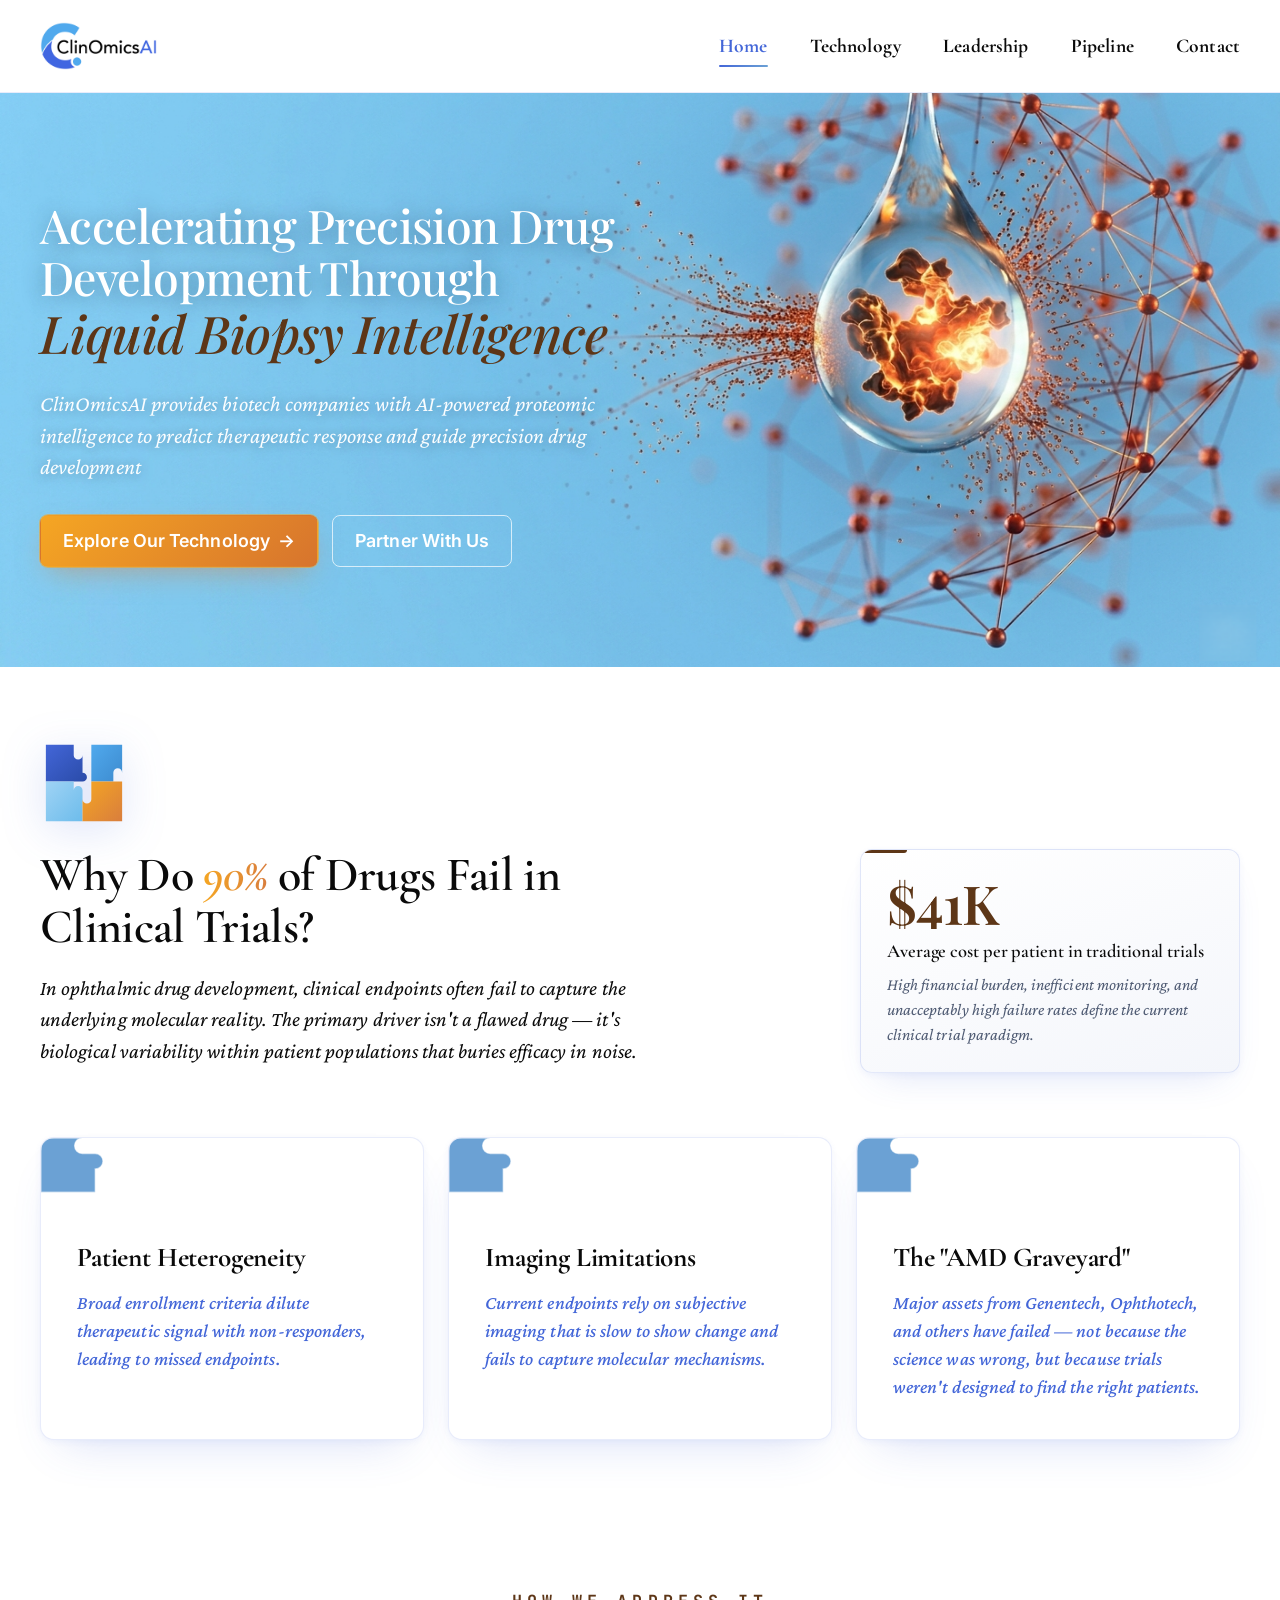
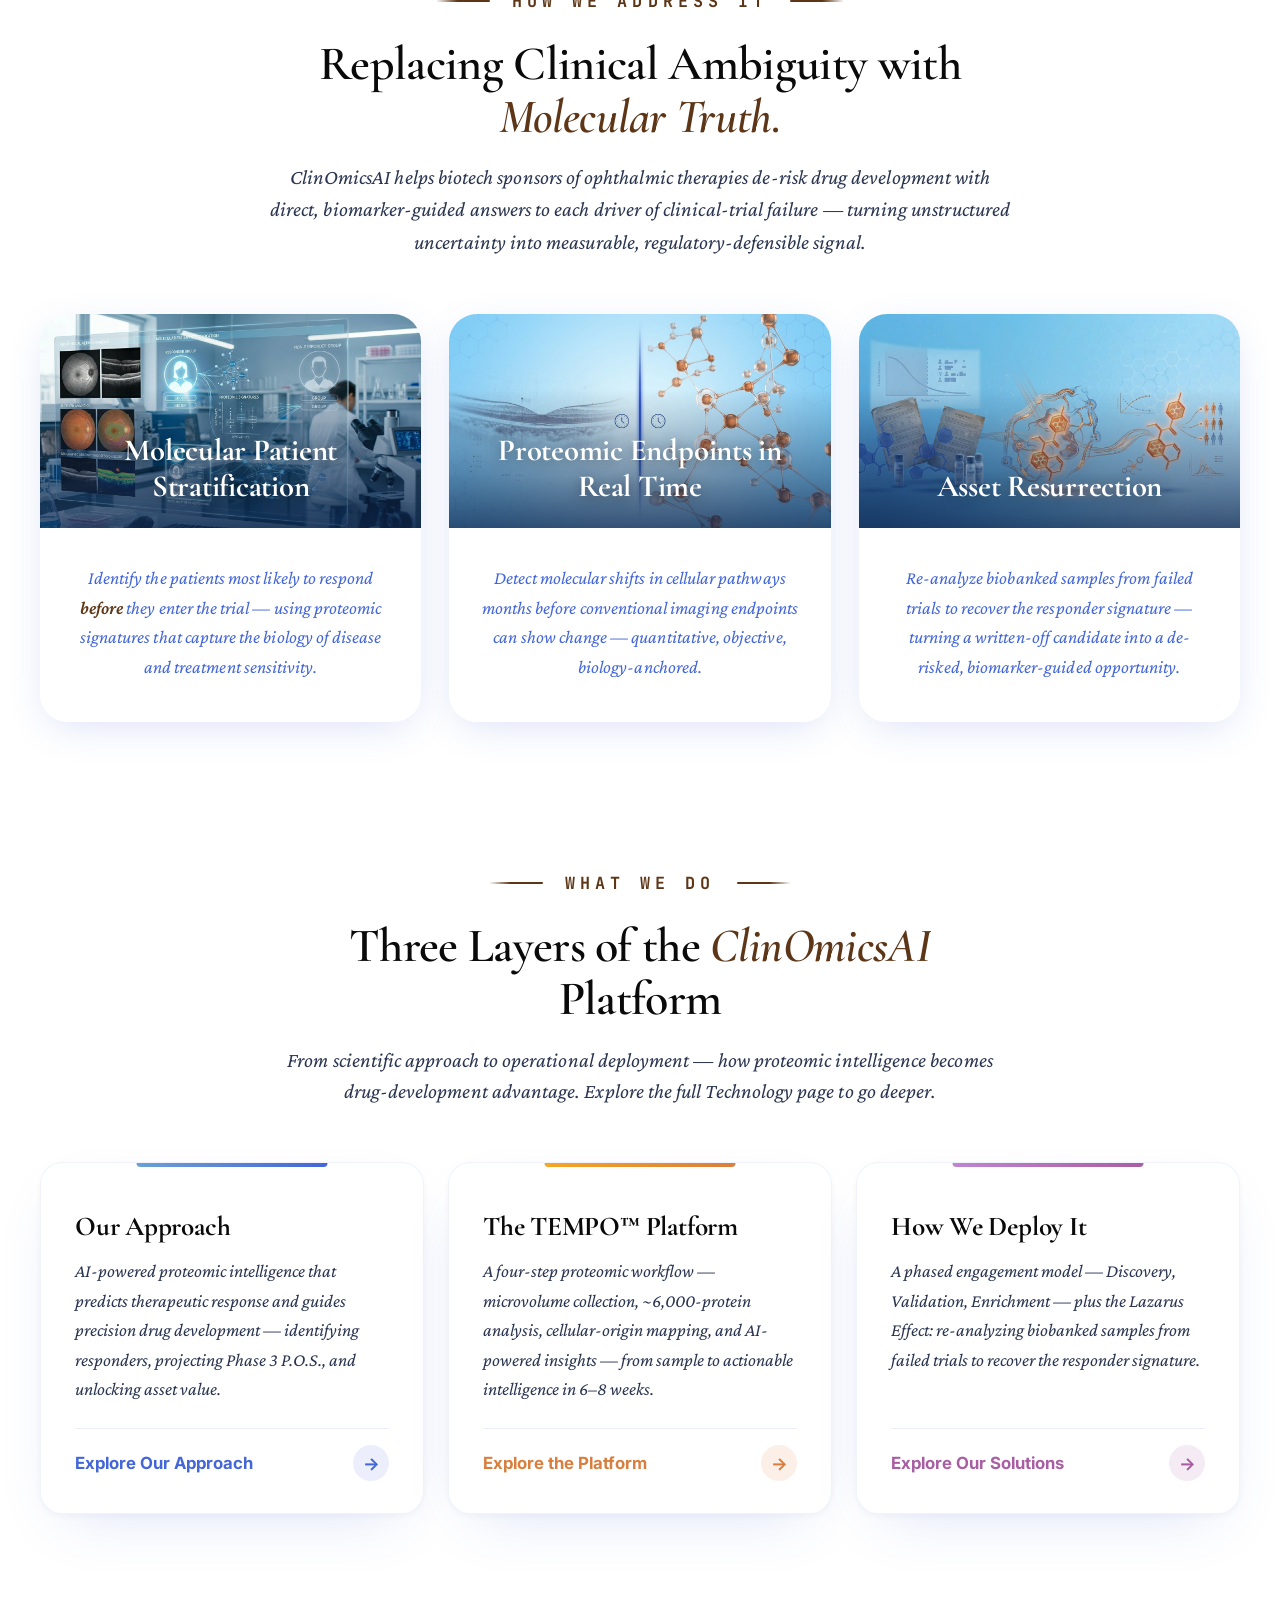
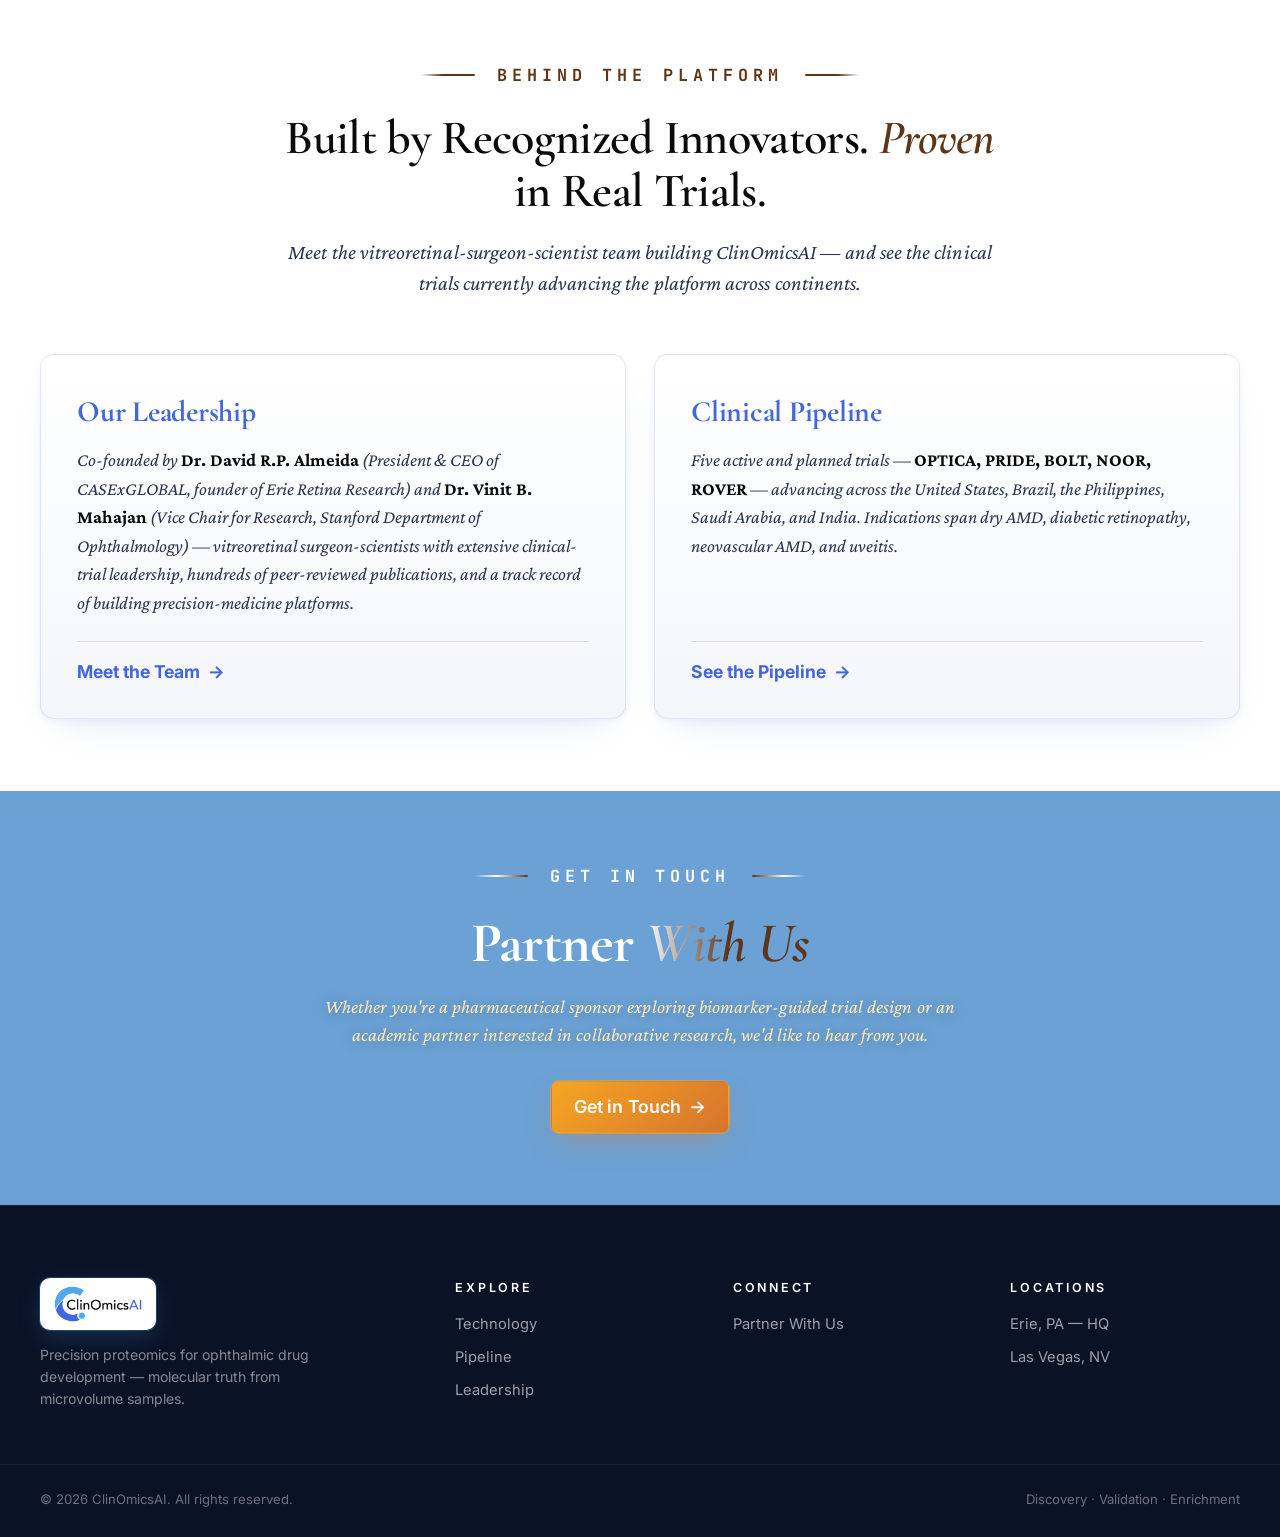
<file: index.html>
<!DOCTYPE html>
<html lang="en">
<head>
<meta charset="UTF-8" />
<meta name="viewport" content="width=device-width, initial-scale=1.0" />
<title>ClinOmicsAI — Precision Proteomics for Ophthalmic Drug Development</title>
<meta name="description" content="ClinOmicsAI converts clinical ambiguity into precision medicine advantage — identifying the molecular drivers of disease in living patients to engineer success in ophthalmic drug development." />
<link rel="preconnect" href="https://fonts.googleapis.com" />
<link rel="preconnect" href="https://fonts.gstatic.com" crossorigin />
<link rel="preload" as="font" type="font/woff2" href="fonts/cormorant-garamond-700-normal.woff2" crossorigin="anonymous" />
<link rel="preload" as="font" type="font/woff2" href="fonts/cormorant-garamond-600-normal.woff2" crossorigin="anonymous" />
<link rel="preload" as="font" type="font/woff2" href="fonts/dm-serif-display-normal.woff2" crossorigin="anonymous" />
<link href="https://fonts.googleapis.com/css2?family=Playfair+Display:ital,wght@0,400;0,500;0,600;0,700;1,400;1,500;1,600;1,700&family=Crimson+Pro:ital,wght@0,300;0,400;0,500;1,300;1,400;1,500&family=Inter:wght@300;400;500;600;700&family=JetBrains+Mono:wght@400;500&display=optional" rel="stylesheet" />
<link rel="stylesheet" href="styles.css" />
</head>
<body>

<!-- ── NAVIGATION ── -->
<header class="nav" id="nav">
  <div class="wrap nav__inner">
    <a class="brand" href="index.html" aria-label="ClinOmicsAI home">
      <img src="images/logo.png" alt="ClinOmicsAI" class="brand__img" />
    </a>
    <nav class="nav__links" aria-label="Primary">
      <a href="index.html" class="is-current">Home</a>
      <a href="technology.html">Technology</a>
      <a href="leadership.html">Leadership</a>
      <a href="pipeline.html">Pipeline</a>
      <a href="partner.html">Contact</a>
    </nav>
    <a href="partner.html" class="btn btn--cta nav__cta">Partner With Us</a>
    <button class="nav__toggle" id="navToggle" aria-label="Toggle menu" aria-expanded="false"><span></span><span></span><span></span></button>
  </div>
</header>

<main id="top">

  <!-- ── HERO ── -->
  <section class="hero">
    <div class="hero__bg" aria-hidden="true">
      <img src="images/hero-droplet-network.png" alt="" />
      <div class="hero__overlay"></div>
    </div>
    <div class="wrap hero__inner">
      <div class="hero__copy">
        <h1 class="hero__title reveal">
          Accelerating Precision Drug Development Through <em><span class="hero__em-li">Liquid</span> <span class="hero__em-li">Biopsy</span> <span class="hero__em-li">Intelligence</span></em>
        </h1>
        <p class="hero__lead reveal">
          ClinOmicsAI provides biotech companies with AI-powered proteomic intelligence to predict therapeutic response and guide precision drug development
        </p>
        <div class="hero__actions reveal">
          <a href="technology.html" class="btn btn--cta">Explore Our Technology <span aria-hidden="true">→</span></a>
          <a href="partner.html" class="btn btn--ghost">Partner With Us</a>
        </div>
      </div>
    </div>
  </section>

  <!-- ── THE CHALLENGE ── -->
  <section class="section section--light" id="challenge">
    <div class="wrap challenge__inner">
      <div class="challenge__copy reveal">
        <div class="challenge__icon" aria-hidden="true">
          <svg viewBox="0 0 120 120" fill="none" xmlns="http://www.w3.org/2000/svg">
            <defs>
              <linearGradient id="puzGradA" x1="0" y1="0" x2="1" y2="1">
                <stop offset="0%" stop-color="#4366d8"/>
                <stop offset="100%" stop-color="#2a4ba8"/>
              </linearGradient>
              <linearGradient id="puzGradB" x1="0" y1="0" x2="1" y2="1">
                <stop offset="0%" stop-color="#50a9ed"/>
                <stop offset="100%" stop-color="#3d8bcf"/>
              </linearGradient>
              <linearGradient id="puzGradC" x1="0" y1="0" x2="1" y2="1">
                <stop offset="0%" stop-color="#9fd3f5"/>
                <stop offset="100%" stop-color="#6dbceb"/>
              </linearGradient>
              <linearGradient id="puzGradD" x1="0" y1="0" x2="1" y2="1">
                <stop offset="0%" stop-color="#f5a623"/>
                <stop offset="100%" stop-color="#d97e3d"/>
              </linearGradient>
            </defs>
            <!-- Top-left piece: indigo, with bump tab on the right edge -->
            <path d="M8 8 H46 V22 a6 6 0 0 0 12 0 V8 H58 V46 a6 6 0 0 1 0 12 H8 Z" fill="url(#puzGradA)"/>
            <!-- Top-right piece: sky blue, with notch on the left edge -->
            <path d="M70 8 H112 V46 a6 6 0 0 0 -12 0 V58 H70 V8 Z" fill="url(#puzGradB)"/>
            <!-- Bottom-left piece: pale sky, with bump tab on the top edge -->
            <path d="M8 58 H46 V70 a6 6 0 0 1 12 0 V58 H58 V112 H8 Z" fill="url(#puzGradC)"/>
            <!-- Bottom-right piece: amber (the "missing fit" piece — the molecular reality) -->
            <path d="M70 58 H112 V112 H58 V82 a6 6 0 0 0 12 0 V58 Z" fill="url(#puzGradD)"/>
          </svg>
        </div>
        <h2 class="display challenge__title">Why Do <em>90%</em> of Drugs Fail in Clinical Trials?</h2>
        <p class="lead">In ophthalmic drug development, clinical endpoints often fail to capture the underlying molecular reality. The primary driver isn't a flawed drug — it's biological variability within patient populations that buries efficacy in noise.</p>
      </div>
      <aside class="challenge__stat reveal">
        <div class="stat-big">
          <span class="stat-big__puzzle" aria-hidden="true">
            <svg viewBox="0 0 78 78" xmlns="http://www.w3.org/2000/svg">
              <!-- Missing puzzle piece — the "fit" that's absent from traditional trials -->
              <path d="M30 0 H62 a6 6 0 0 1 6 6 V36 a6 6 0 0 0 -12 0 H42 a6 6 0 0 1 -12 0 V0 Z"
                    fill="#6ba1d4"
                    stroke="rgba(255,255,255,.55)"
                    stroke-width="1"/>
            </svg>
          </span>
          <span class="stat-big__num">$41K</span>
          <p class="stat-big__caption">Average cost per patient in traditional trials</p>
          <p class="stat-big__body">High financial burden, inefficient monitoring, and unacceptably high failure rates define the current clinical trial paradigm.</p>
        </div>
      </aside>
    </div>
    <div class="wrap challenge__cards">
      <article class="problem-card reveal">
        <span class="problem-card__puzzle" aria-hidden="true"><svg viewBox="0 0 62 62" xmlns="http://www.w3.org/2000/svg"><path d="M0 0 H32 a5 5 0 0 0 0 12 H42 a5 5 0 0 1 0 12 V42 H0 Z" fill="#6ba1d4" stroke="rgba(255,255,255,.55)" stroke-width="1"/></svg></span>
        <div class="problem-card__icon problem-card__icon--red" aria-hidden="true"><svg viewBox="0 0 24 24" fill="none" stroke="currentColor" stroke-width="2.5" stroke-linecap="round"><path d="M18 6L6 18M6 6l12 12"/></svg></div>
        <h3>Patient Heterogeneity</h3>
        <p>Broad enrollment criteria dilute therapeutic signal with non-responders, leading to missed endpoints.</p>
      </article>
      <article class="problem-card reveal">
        <span class="problem-card__puzzle" aria-hidden="true"><svg viewBox="0 0 62 62" xmlns="http://www.w3.org/2000/svg"><path d="M0 0 H32 a5 5 0 0 0 0 12 H42 a5 5 0 0 1 0 12 V42 H0 Z" fill="#6ba1d4" stroke="rgba(255,255,255,.55)" stroke-width="1"/></svg></span>
        <div class="problem-card__icon problem-card__icon--amber" aria-hidden="true"><svg viewBox="0 0 24 24" fill="none" stroke="currentColor" stroke-width="2.5" stroke-linecap="round"><path d="M12 9v4M12 17h.01M10.29 3.86L1.82 18a2 2 0 0 0 1.71 3h16.94a2 2 0 0 0 1.71-3L13.71 3.86a2 2 0 0 0-3.42 0z"/></svg></div>
        <h3>Imaging Limitations</h3>
        <p>Current endpoints rely on subjective imaging that is slow to show change and fails to capture molecular mechanisms.</p>
      </article>
      <article class="problem-card reveal">
        <span class="problem-card__puzzle" aria-hidden="true"><svg viewBox="0 0 62 62" xmlns="http://www.w3.org/2000/svg"><path d="M0 0 H32 a5 5 0 0 0 0 12 H42 a5 5 0 0 1 0 12 V42 H0 Z" fill="#6ba1d4" stroke="rgba(255,255,255,.55)" stroke-width="1"/></svg></span>
        <div class="problem-card__icon problem-card__icon--blue" aria-hidden="true"><svg viewBox="0 0 24 24" fill="none" stroke="currentColor" stroke-width="2.5" stroke-linecap="round"><path d="M12 5v14M19 12l-7 7-7-7"/></svg></div>
        <h3>The "AMD Graveyard"</h3>
        <p>Major assets from Genentech, Ophthotech, and others have failed — not because the science was wrong, but because trials weren't designed to find the right patients.</p>
      </article>
    </div>
  </section>

  <!-- ── HOW WE ADDRESS THE CHALLENGE ── -->
  <section class="section section--light" id="address">
    <div class="wrap address__head reveal">
      <p class="kicker kicker--dark home-kicker">How We Address It</p>
      <h2 class="display challenge__title">Replacing Clinical Ambiguity with <em>Molecular Truth.</em></h2>
      <p class="lead address__lead">ClinOmicsAI helps biotech sponsors of ophthalmic therapies de-risk drug development with direct, biomarker-guided answers to each driver of clinical-trial failure — turning unstructured uncertainty into measurable, regulatory-defensible signal.</p>
    </div>
    <div class="wrap address__grid">
      <article class="address-card reveal">
        <div class="address-card__media">
          <img class="address-card__img" src="images/address-stratification.png" alt="" />
          <h3 class="address-card__title">Molecular Patient Stratification</h3>
        </div>
        <div class="address-card__body">
          <p>Identify the patients most likely to respond <em>before</em> they enter the trial — using proteomic signatures that capture the biology of disease and treatment sensitivity.</p>
        </div>
      </article>
      <article class="address-card reveal">
        <div class="address-card__media">
          <img class="address-card__img" src="images/address-endpoints.png" alt="" />
          <h3 class="address-card__title">Proteomic Endpoints in Real Time</h3>
        </div>
        <div class="address-card__body">
          <p>Detect molecular shifts in cellular pathways months before conventional imaging endpoints can show change — quantitative, objective, biology-anchored.</p>
        </div>
      </article>
      <article class="address-card reveal">
        <div class="address-card__media">
          <img class="address-card__img" src="images/address-resurrection.png" alt="" />
          <h3 class="address-card__title">Asset Resurrection</h3>
        </div>
        <div class="address-card__body">
          <p>Re-analyze biobanked samples from failed trials to recover the responder signature — turning a written-off candidate into a de-risked, biomarker-guided opportunity.</p>
        </div>
      </article>
    </div>
  </section>

  <!-- ── PLATFORM OVERVIEW — homepage teaser of Approach + TEMPO Platform + Solutions; full content lives on technology.html ── -->
  <section class="section section--light" id="platform-overview">
    <div class="wrap overview__head reveal">
      <p class="kicker kicker--dark home-kicker">What We Do</p>
      <h2 class="display challenge__title">Three Layers of the <em>ClinOmicsAI</em> Platform</h2>
      <p class="lead">From scientific approach to operational deployment — how proteomic intelligence becomes drug-development advantage. Explore the full Technology page to go deeper.</p>
    </div>
    <div class="wrap overview__grid">
      <article class="overview-card reveal">
        <p class="overview-card__no">01</p>
        <h3>Our Approach</h3>
        <p>AI-powered proteomic intelligence that predicts therapeutic response and guides precision drug development — identifying responders, projecting Phase 3 P.O.S., and unlocking asset value.</p>
        <a class="overview-card__link" href="technology.html#approach">Explore Our Approach <em aria-hidden="true">→</em></a>
      </article>
      <article class="overview-card reveal">
        <p class="overview-card__no">02</p>
        <h3>The TEMPO™ Platform</h3>
        <p>A four-step proteomic workflow — microvolume collection, ~6,000-protein analysis, cellular-origin mapping, and AI-powered insights — from sample to actionable intelligence in 6–8 weeks.</p>
        <a class="overview-card__link" href="technology.html#platform">Explore the Platform <em aria-hidden="true">→</em></a>
      </article>
      <article class="overview-card reveal">
        <p class="overview-card__no">03</p>
        <h3>How We Deploy It</h3>
        <p>A phased engagement model — Discovery, Validation, Enrichment — plus the Lazarus Effect: re-analyzing biobanked samples from failed trials to recover the responder signature.</p>
        <a class="overview-card__link" href="technology.html#framework">Explore Our Solutions <em aria-hidden="true">→</em></a>
      </article>
    </div>
  </section>

  <!-- ── BEHIND THE PLATFORM — teaser intros for Leadership + Pipeline pages ── -->
  <section class="section section--light" id="team-pipeline-overview">
    <div class="wrap overview__head reveal">
      <p class="kicker kicker--dark home-kicker">Behind the Platform</p>
      <h2 class="display challenge__title">Built by Recognized Innovators. <em>Proven</em> in Real Trials.</h2>
      <p class="lead">Meet the vitreoretinal-surgeon-scientist team building ClinOmicsAI — and see the clinical trials currently advancing the platform across continents.</p>
    </div>
    <div class="wrap team-pipeline__grid">
      <article class="intro-card reveal">
        <h3>Our Leadership</h3>
        <p>Co-founded by <strong>Dr. David R.P. Almeida</strong> (President &amp; CEO of CASExGLOBAL, founder of Erie Retina Research) and <strong>Dr. Vinit B. Mahajan</strong> (Vice Chair for Research, Stanford Department of Ophthalmology) — vitreoretinal surgeon-scientists with extensive clinical-trial leadership, hundreds of peer-reviewed publications, and a track record of building precision-medicine platforms.</p>
        <a class="intro-card__link" href="leadership.html">Meet the Team <em aria-hidden="true">→</em></a>
      </article>
      <article class="intro-card reveal">
        <h3>Clinical Pipeline</h3>
        <p>Five active and planned trials — <strong>OPTICA, PRIDE, BOLT, NOOR, ROVER</strong> — advancing across the United States, Brazil, the Philippines, Saudi Arabia, and India. Indications span dry AMD, diabetic retinopathy, neovascular AMD, and uveitis.</p>
        <a class="intro-card__link" href="pipeline.html">See the Pipeline <em aria-hidden="true">→</em></a>
      </article>
    </div>
  </section>

  <!-- ── PARTNER WITH US — slim CTA banner; full form lives on partner.html ── -->
  <section class="section section--dark partner partner--cta" id="partner">
    <div class="wrap partner__cta-inner reveal">
      <p class="kicker kicker--dark home-kicker partner-cta__kicker">Get in Touch</p>
      <h2 class="display display--light partner-cta__title">Partner <em>With Us</em></h2>
      <p class="lead lead--light">Whether you're a pharmaceutical sponsor exploring biomarker-guided trial design or an academic partner interested in collaborative research, we'd like to hear from you.</p>
      <a href="partner.html" class="btn btn--cta partner__cta-btn">Get in Touch <span aria-hidden="true">→</span></a>
    </div>
  </section>

</main>

<!-- ── FOOTER ── -->
<footer class="footer">
  <div class="wrap footer__top">
    <div class="footer__brand">
      <a class="brand" href="index.html" aria-label="ClinOmicsAI home">
        <img src="images/logo.png" alt="ClinOmicsAI" class="brand__img" />
      </a>
      <p>Precision proteomics for ophthalmic drug development — molecular truth from microvolume samples.</p>
    </div>
    <div class="footer__col">
      <h4>Explore</h4>
      <ul>
        <li><a href="technology.html">Technology</a></li>
        
        <li><a href="pipeline.html">Pipeline</a></li>
        <li><a href="leadership.html">Leadership</a></li>
      </ul>
    </div>
    <div class="footer__col">
      <h4>Connect</h4>
      <ul>
        <li><a href="partner.html">Partner With Us</a></li>
        
      </ul>
    </div>
    <div class="footer__col">
      <h4>Locations</h4>
      <ul>
        <li>Erie, PA — HQ</li>
        <li>Las Vegas, NV</li>
      </ul>
    </div>
  </div>
  <div class="wrap footer__bottom">
    <span>© 2026 ClinOmicsAI. All rights reserved.</span>
    <span>Discovery · Validation · Enrichment</span>
  </div>
</footer>

<script src="script.js"></script>
</body>
</html>
</file>
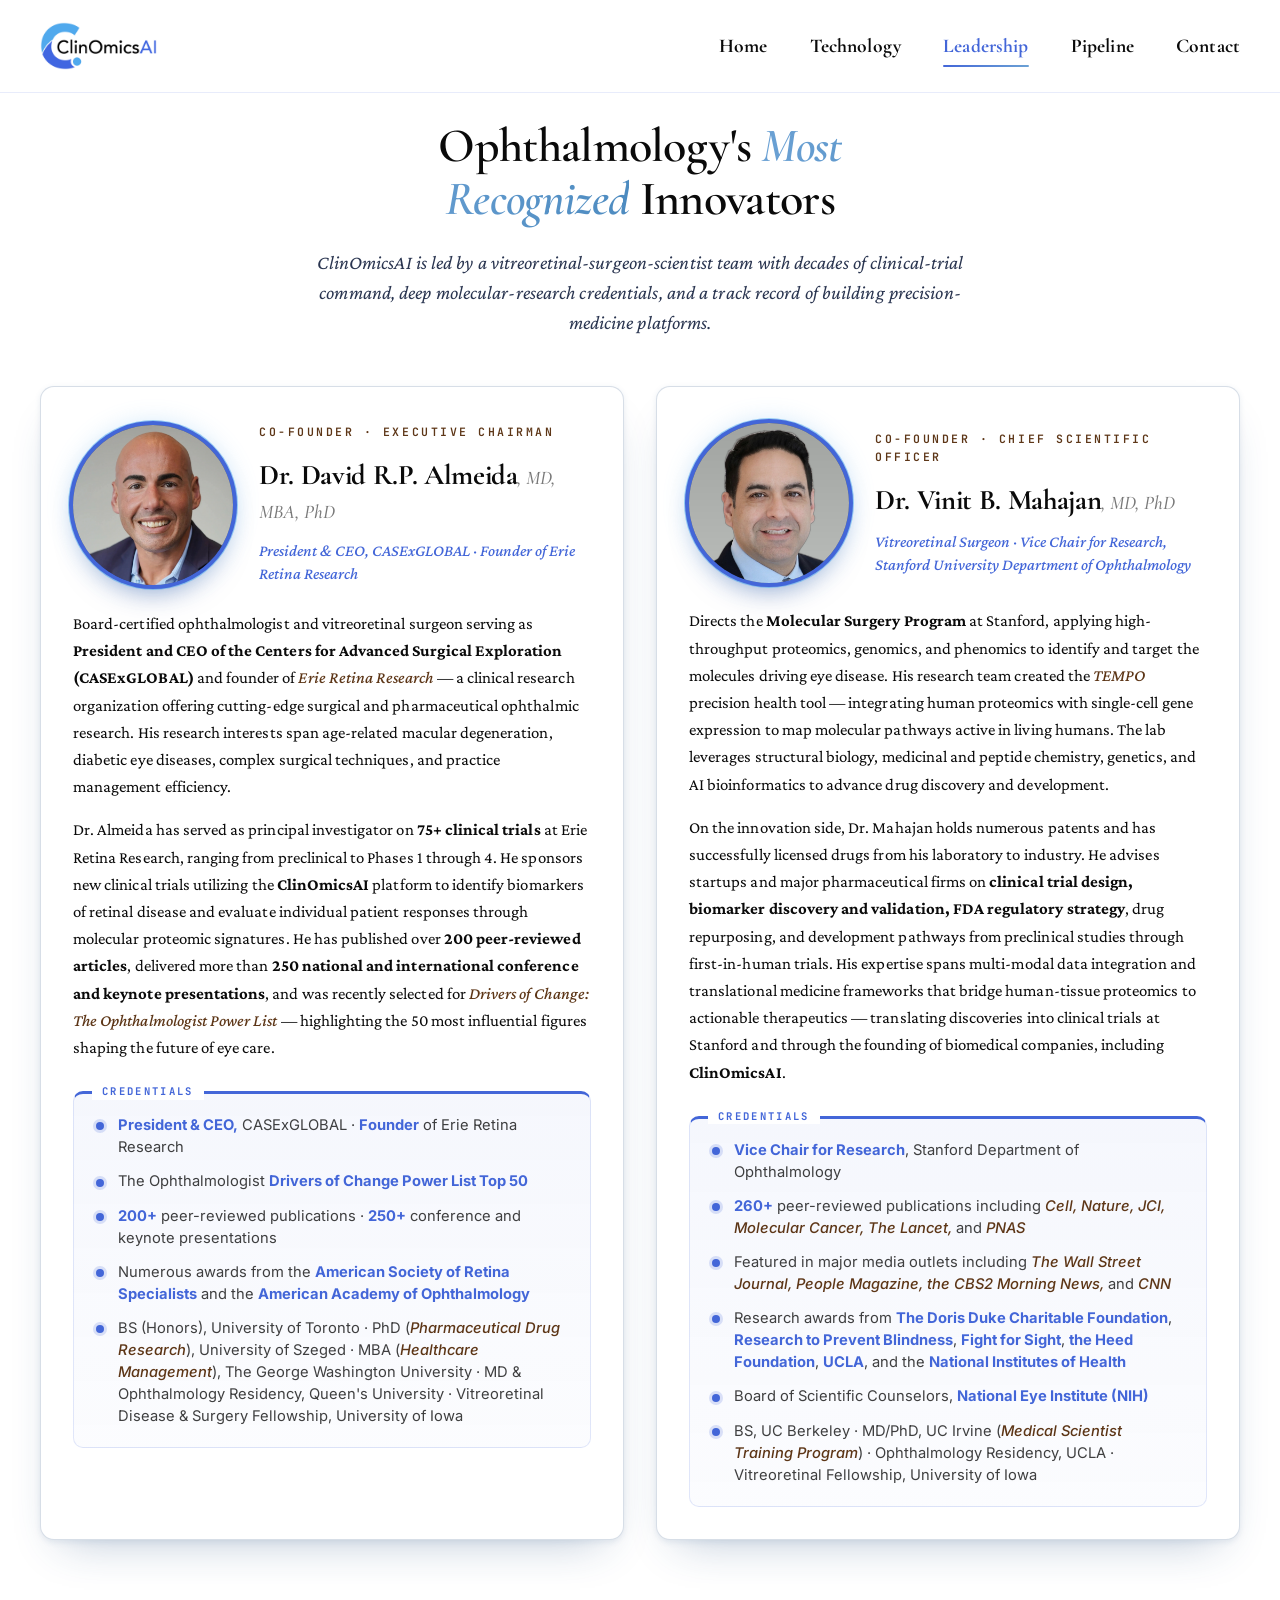
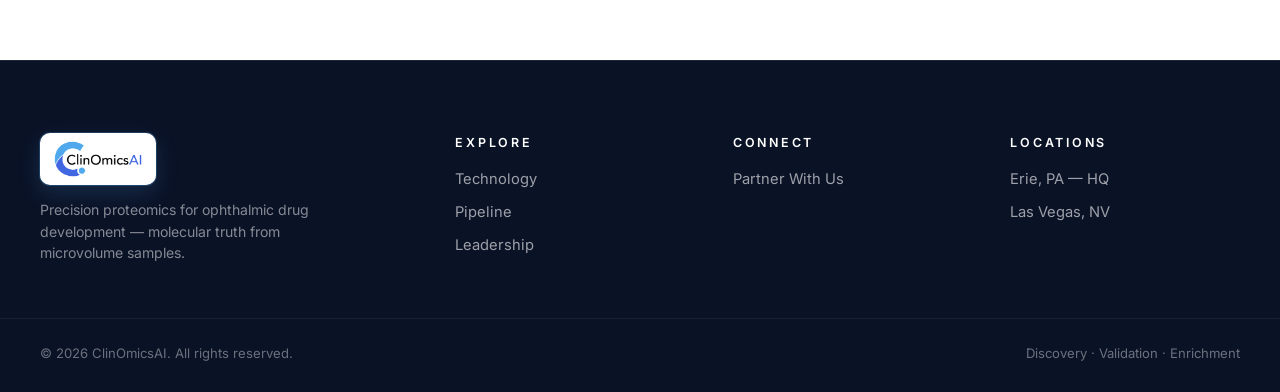
<file: leadership.html>
<!DOCTYPE html>
<html lang="en">
<head>
<meta charset="UTF-8" />
<meta name="viewport" content="width=device-width, initial-scale=1.0" />
<title>Leadership Team — ClinOmicsAI</title>
<meta name="description" content="Meet the ClinOmicsAI co-founders — Dr. David Almeida and Dr. Vinit Mahajan — two of ophthalmology's most recognized clinician-scientists." />
<link rel="preconnect" href="https://fonts.googleapis.com" />
<link rel="preconnect" href="https://fonts.gstatic.com" crossorigin />
<link rel="preload" as="font" type="font/woff2" href="fonts/cormorant-garamond-700-normal.woff2" crossorigin="anonymous" />
<link rel="preload" as="font" type="font/woff2" href="fonts/cormorant-garamond-600-normal.woff2" crossorigin="anonymous" />
<link rel="preload" as="font" type="font/woff2" href="fonts/dm-serif-display-normal.woff2" crossorigin="anonymous" />
<link href="https://fonts.googleapis.com/css2?family=Playfair+Display:ital,wght@0,400;0,500;0,600;0,700;1,400;1,500;1,600;1,700&family=Crimson+Pro:ital,wght@0,300;0,400;0,500;1,300;1,400;1,500&family=Inter:wght@300;400;500;600;700&family=JetBrains+Mono:wght@400;500&display=optional" rel="stylesheet" />
<link rel="stylesheet" href="styles.css" />
</head>
<body>

<header class="nav" id="nav">
  <div class="wrap nav__inner">
    <a class="brand" href="index.html" aria-label="ClinOmicsAI home">
      <img src="images/logo.png" alt="ClinOmicsAI" class="brand__img" />
    </a>
    <nav class="nav__links" aria-label="Primary">
      <a href="index.html">Home</a>
      <a href="technology.html">Technology</a>
      <a href="leadership.html" class="is-current">Leadership</a>
      <a href="pipeline.html">Pipeline</a>
      <a href="partner.html">Contact</a>
    </nav>
    <a href="partner.html" class="btn btn--cta nav__cta">Partner With Us</a>
    <button class="nav__toggle" id="navToggle" aria-label="Toggle menu" aria-expanded="false"><span></span><span></span><span></span></button>
  </div>
</header>

<main>
  <section class="section section--light" id="leadership-head">
    <div class="wrap approach__head approach__head--centered reveal">
      <h2 class="display">Ophthalmology's <em>Most Recognized</em> Innovators</h2>
      <p class="lead">ClinOmicsAI is led by a vitreoretinal-surgeon-scientist team with decades of clinical-trial command, deep molecular-research credentials, and a track record of building precision-medicine platforms.</p>
    </div>
  </section>

  <section class="section section--leadership section--leadership--light" id="leadership">
    <div class="wrap leadership__grid">
      <article class="leader">
        <div class="leader__head">
          <div class="leader__photo"><img src="images/dr-almeida.png" alt="Dr. David R.P. Almeida" /></div>
          <div class="leader__identity">
            <p class="leader__role">Co-founder · Executive Chairman</p>
            <h3>Dr. David R.P. Almeida<span>, MD, MBA, PhD</span></h3>
            <p class="leader__title">President &amp; CEO, CASExGLOBAL · Founder of Erie Retina Research</p>
          </div>
        </div>
        <div class="leader__body">
          <p>Board-certified ophthalmologist and vitreoretinal surgeon serving as <strong>President and CEO of the Centers for Advanced Surgical Exploration (CASExGLOBAL)</strong> and founder of <em>Erie Retina Research</em> — a clinical research organization offering cutting-edge surgical and pharmaceutical ophthalmic research. His research interests span age-related macular degeneration, diabetic eye diseases, complex surgical techniques, and practice management efficiency.</p>
          <p>Dr. Almeida has served as principal investigator on <strong>75+ clinical trials</strong> at Erie Retina Research, ranging from preclinical to Phases 1 through 4. He sponsors new clinical trials utilizing the <strong>ClinOmicsAI</strong> platform to identify biomarkers of retinal disease and evaluate individual patient responses through molecular proteomic signatures. He has published over <strong>200 peer-reviewed articles</strong>, delivered more than <strong>250 national and international conference and keynote presentations</strong>, and was recently selected for <em>Drivers of Change: The Ophthalmologist Power List</em> — highlighting the 50 most influential figures shaping the future of eye care.</p>
          <ul class="leader__credits">
            <li><strong>President & CEO,</strong> CASExGLOBAL · <strong>Founder</strong> of Erie Retina Research</li>
            <li>The Ophthalmologist <strong>Drivers of Change Power List Top 50</strong></li>
            <li><strong>200+</strong> peer-reviewed publications · <strong>250+</strong> conference and keynote presentations</li>
            <li>Numerous awards from the <strong>American Society of Retina Specialists</strong> and the <strong>American Academy of Ophthalmology</strong></li>
            <li>BS (Honors), University of Toronto · PhD (<em>Pharmaceutical Drug Research</em>), University of Szeged · MBA (<em>Healthcare Management</em>), The George Washington University · MD &amp; Ophthalmology Residency, Queen's University · Vitreoretinal Disease &amp; Surgery Fellowship, University of Iowa</li>
          </ul>
        </div>
      </article>
      <article class="leader">
        <div class="leader__head">
          <div class="leader__photo"><img src="images/dr-mahajan.png" alt="Dr. Vinit B. Mahajan" /></div>
          <div class="leader__identity">
            <p class="leader__role">Co-founder · Chief Scientific Officer</p>
            <h3>Dr. Vinit B. Mahajan<span>, MD, PhD</span></h3>
            <p class="leader__title">Vitreoretinal Surgeon · Vice Chair for Research, Stanford University Department of Ophthalmology</p>
          </div>
        </div>
        <div class="leader__body">
          <p>Directs the <strong>Molecular Surgery Program</strong> at Stanford, applying high-throughput proteomics, genomics, and phenomics to identify and target the molecules driving eye disease. His research team created the <em>TEMPO</em> precision health tool — integrating human proteomics with single-cell gene expression to map molecular pathways active in living humans. The lab leverages structural biology, medicinal and peptide chemistry, genetics, and AI bioinformatics to advance drug discovery and development.</p>
          <p>On the innovation side, Dr. Mahajan holds numerous patents and has successfully licensed drugs from his laboratory to industry. He advises startups and major pharmaceutical firms on <strong>clinical trial design, biomarker discovery and validation, FDA regulatory strategy</strong>, drug repurposing, and development pathways from preclinical studies through first-in-human trials. His expertise spans multi-modal data integration and translational medicine frameworks that bridge human-tissue proteomics to actionable therapeutics — translating discoveries into clinical trials at Stanford and through the founding of biomedical companies, including <strong>ClinOmicsAI</strong>.</p>
          <ul class="leader__credits">
            <li><strong>Vice Chair for Research</strong>, Stanford Department of Ophthalmology</li>
            <li><strong>260+</strong> peer-reviewed publications including <em>Cell, Nature, JCI, Molecular Cancer, The Lancet,</em> and <em>PNAS</em></li>
            <li>Featured in major media outlets including <em>The Wall Street Journal, People Magazine, the CBS2 Morning News,</em> and <em>CNN</em></li>
            <li>Research awards from <strong>The Doris Duke Charitable Foundation</strong>, <strong>Research to Prevent Blindness</strong>, <strong>Fight for Sight</strong>, <strong>the Heed Foundation</strong>, <strong>UCLA</strong>, and the <strong>National Institutes of Health</strong></li>
            <li>Board of Scientific Counselors, <strong>National Eye Institute (NIH)</strong></li>
            <li>BS, UC Berkeley · MD/PhD, UC Irvine (<em>Medical Scientist Training Program</em>) · Ophthalmology Residency, UCLA · Vitreoretinal Fellowship, University of Iowa</li>
          </ul>
        </div>
      </article>
    </div>
  </section>
</main>

<footer class="footer">
  <div class="wrap footer__top">
    <div class="footer__brand">
      <a class="brand" href="index.html" aria-label="ClinOmicsAI home"><img src="images/logo.png" alt="ClinOmicsAI" class="brand__img" /></a>
      <p>Precision proteomics for ophthalmic drug development — molecular truth from microvolume samples.</p>
    </div>
    <div class="footer__col"><h4>Explore</h4><ul><li><a href="technology.html">Technology</a></li><li><a href="pipeline.html">Pipeline</a></li><li><a href="leadership.html">Leadership</a></li></ul></div>
    <div class="footer__col"><h4>Connect</h4><ul><li><a href="partner.html">Partner With Us</a></li></ul></div>
    <div class="footer__col"><h4>Locations</h4><ul><li>Erie, PA — HQ</li><li>Las Vegas, NV</li></ul></div>
  </div>
  <div class="wrap footer__bottom"><span>© 2026 ClinOmicsAI. All rights reserved.</span><span>Discovery · Validation · Enrichment</span></div>
</footer>

<script src="script.js"></script>
</body>
</html>
</file>
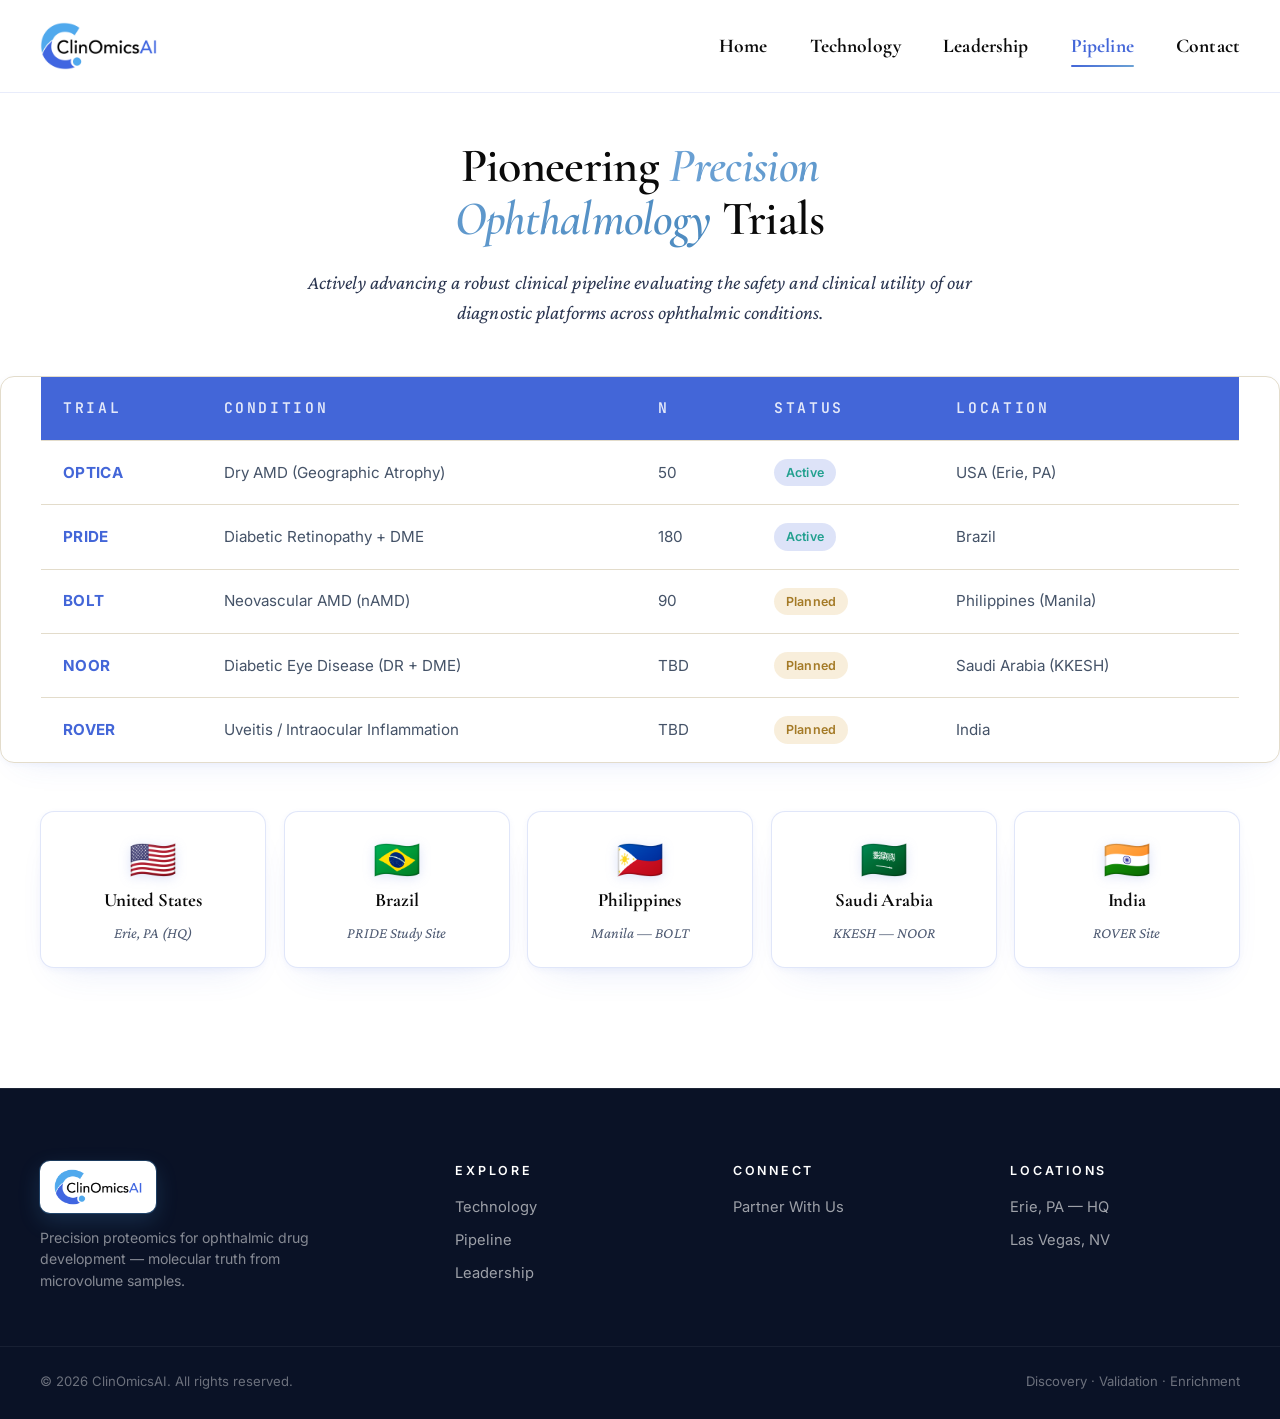
<file: pipeline.html>
<!DOCTYPE html>
<html lang="en">
<head>
<meta charset="UTF-8" />
<meta name="viewport" content="width=device-width, initial-scale=1.0" />
<title>Clinical Pipeline — ClinOmicsAI</title>
<meta name="description" content="ClinOmicsAI's active and planned clinical trials across precision ophthalmology — OPTICA, PRIDE, BOLT, NOOR, and ROVER." />
<link rel="preconnect" href="https://fonts.googleapis.com" />
<link rel="preconnect" href="https://fonts.gstatic.com" crossorigin />
<link rel="preload" as="font" type="font/woff2" href="fonts/cormorant-garamond-700-normal.woff2" crossorigin="anonymous" />
<link rel="preload" as="font" type="font/woff2" href="fonts/cormorant-garamond-600-normal.woff2" crossorigin="anonymous" />
<link rel="preload" as="font" type="font/woff2" href="fonts/dm-serif-display-normal.woff2" crossorigin="anonymous" />
<link href="https://fonts.googleapis.com/css2?family=Playfair+Display:ital,wght@0,400;0,500;0,600;0,700;1,400;1,500;1,600;1,700&family=Crimson+Pro:ital,wght@0,300;0,400;0,500;1,300;1,400;1,500&family=Inter:wght@300;400;500;600;700&family=JetBrains+Mono:wght@400;500&display=optional" rel="stylesheet" />
<link rel="stylesheet" href="styles.css" />
</head>
<body>

<header class="nav" id="nav">
  <div class="wrap nav__inner">
    <a class="brand" href="index.html" aria-label="ClinOmicsAI home">
      <img src="images/logo.png" alt="ClinOmicsAI" class="brand__img" />
    </a>
    <nav class="nav__links" aria-label="Primary">
      <a href="index.html">Home</a>
      <a href="technology.html">Technology</a>
      <a href="leadership.html">Leadership</a>
      <a href="pipeline.html" class="is-current">Pipeline</a>
      <a href="partner.html">Contact</a>
    </nav>
    <a href="partner.html" class="btn btn--cta nav__cta">Partner With Us</a>
    <button class="nav__toggle" id="navToggle" aria-label="Toggle menu" aria-expanded="false"><span></span><span></span><span></span></button>
  </div>
</header>

<main>
  <section class="page-header page-header--white">
    <div class="wrap approach__head approach__head--centered reveal">
      <h2 class="display">Pioneering <em>Precision Ophthalmology</em> Trials</h2>
      <p class="lead">Actively advancing a robust clinical pipeline evaluating the safety and clinical utility of our diagnostic platforms across ophthalmic conditions.</p>
    </div>
  </section>

  <section class="section section--cream" id="pipeline">
    <div class="wrap pipeline__table-wrap">
      <table class="pipeline__table">
        <thead><tr><th>Trial</th><th>Condition</th><th>N</th><th>Status</th><th>Location</th></tr></thead>
        <tbody>
          <tr><td><strong>OPTICA</strong></td><td>Dry AMD (Geographic Atrophy)</td><td>50</td><td><span class="pill pill--active">Active</span></td><td>USA (Erie, PA)</td></tr>
          <tr><td><strong>PRIDE</strong></td><td>Diabetic Retinopathy + DME</td><td>180</td><td><span class="pill pill--active">Active</span></td><td>Brazil</td></tr>
          <tr><td><strong>BOLT</strong></td><td>Neovascular AMD (nAMD)</td><td>90</td><td><span class="pill pill--planned">Planned</span></td><td>Philippines (Manila)</td></tr>
          <tr><td><strong>NOOR</strong></td><td>Diabetic Eye Disease (DR + DME)</td><td>TBD</td><td><span class="pill pill--planned">Planned</span></td><td>Saudi Arabia (KKESH)</td></tr>
          <tr><td><strong>ROVER</strong></td><td>Uveitis / Intraocular Inflammation</td><td>TBD</td><td><span class="pill pill--planned">Planned</span></td><td>India</td></tr>
        </tbody>
      </table>
    </div>
    <div class="wrap pipeline__sites">
      <article class="site-card"><span class="site-card__flag" aria-hidden="true">🇺🇸</span><strong>United States</strong><p>Erie, PA (HQ)</p></article>
      <article class="site-card"><span class="site-card__flag" aria-hidden="true">🇧🇷</span><strong>Brazil</strong><p>PRIDE Study Site</p></article>
      <article class="site-card"><span class="site-card__flag" aria-hidden="true">🇵🇭</span><strong>Philippines</strong><p>Manila — BOLT</p></article>
      <article class="site-card"><span class="site-card__flag" aria-hidden="true">🇸🇦</span><strong>Saudi Arabia</strong><p>KKESH — NOOR</p></article>
      <article class="site-card"><span class="site-card__flag" aria-hidden="true">🇮🇳</span><strong>India</strong><p>ROVER Site</p></article>
    </div>
  </section>
</main>

<footer class="footer">
  <div class="wrap footer__top">
    <div class="footer__brand">
      <a class="brand" href="index.html" aria-label="ClinOmicsAI home"><img src="images/logo.png" alt="ClinOmicsAI" class="brand__img" /></a>
      <p>Precision proteomics for ophthalmic drug development — molecular truth from microvolume samples.</p>
    </div>
    <div class="footer__col"><h4>Explore</h4><ul><li><a href="technology.html">Technology</a></li><li><a href="pipeline.html">Pipeline</a></li><li><a href="leadership.html">Leadership</a></li></ul></div>
    <div class="footer__col"><h4>Connect</h4><ul><li><a href="partner.html">Partner With Us</a></li></ul></div>
    <div class="footer__col"><h4>Locations</h4><ul><li>Erie, PA — HQ</li><li>Las Vegas, NV</li></ul></div>
  </div>
  <div class="wrap footer__bottom"><span>© 2026 ClinOmicsAI. All rights reserved.</span><span>Discovery · Validation · Enrichment</span></div>
</footer>

<script src="script.js"></script>
</body>
</html>
</file>
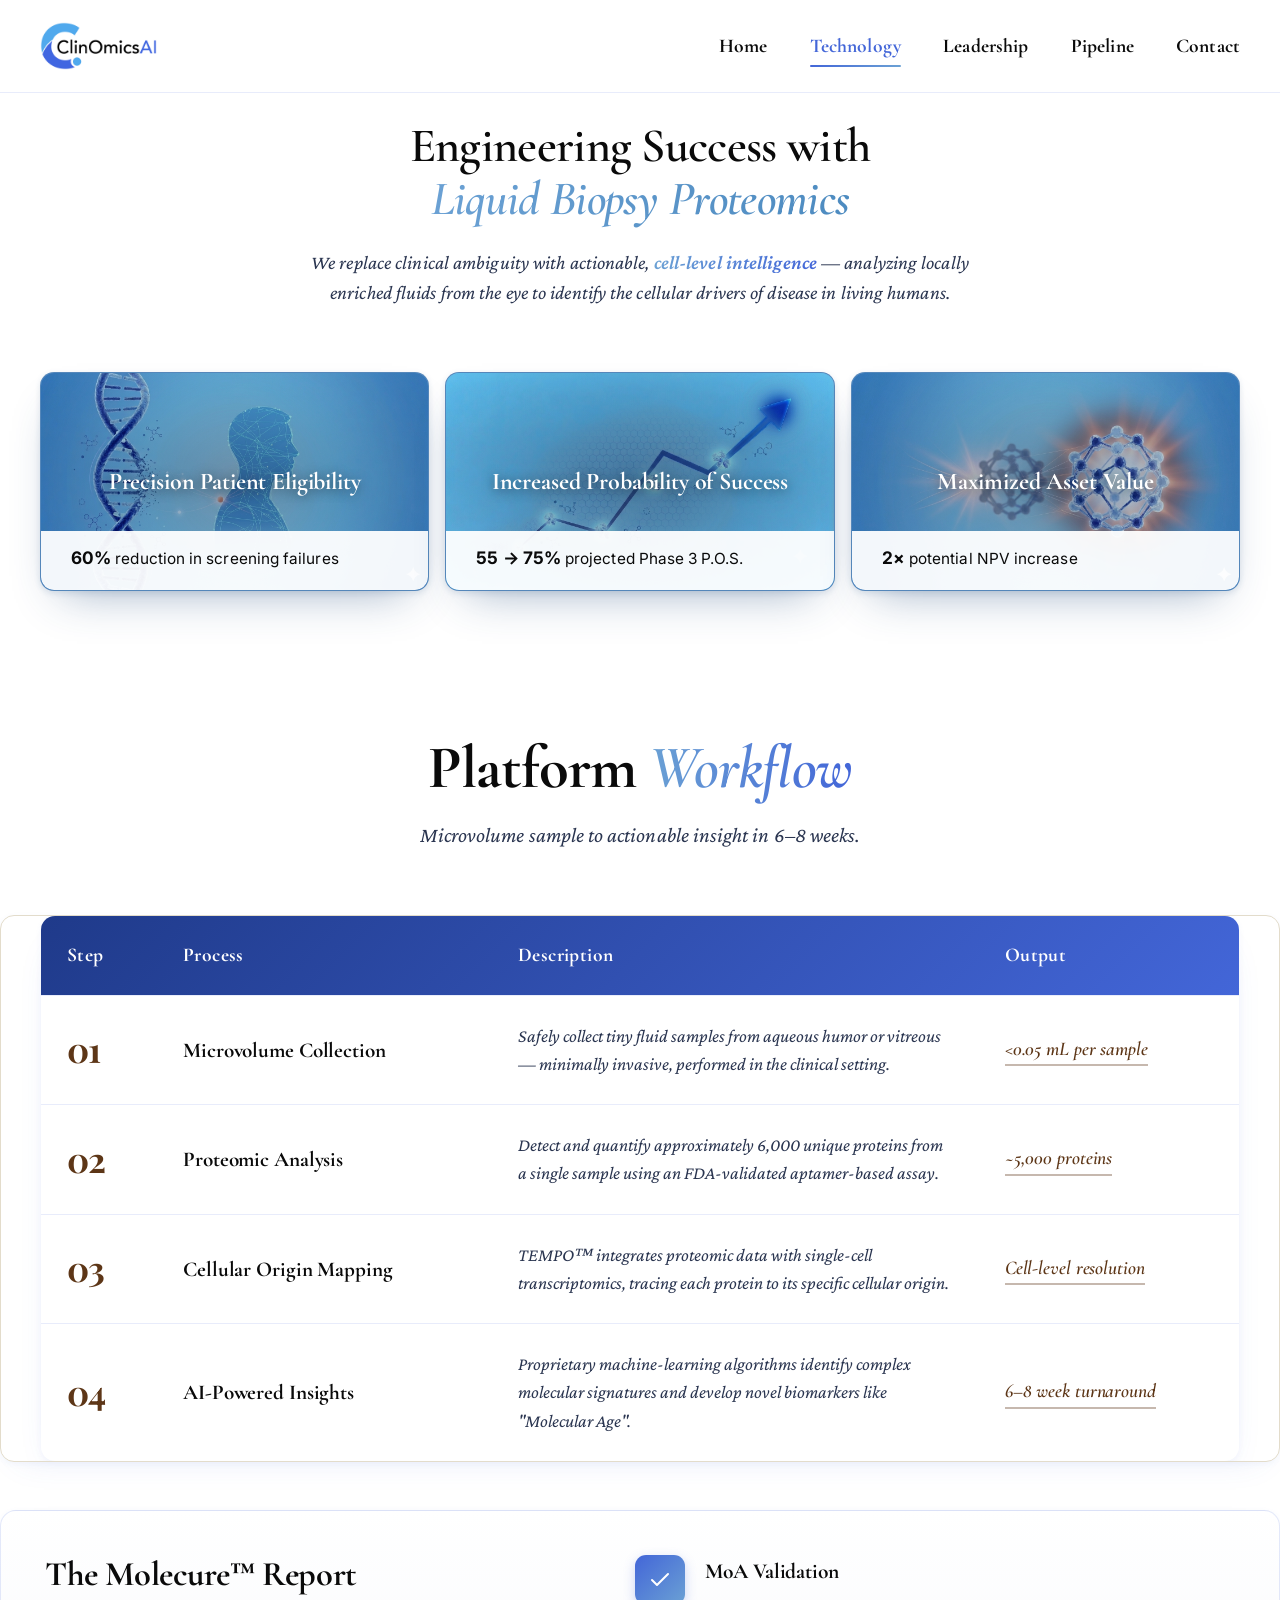
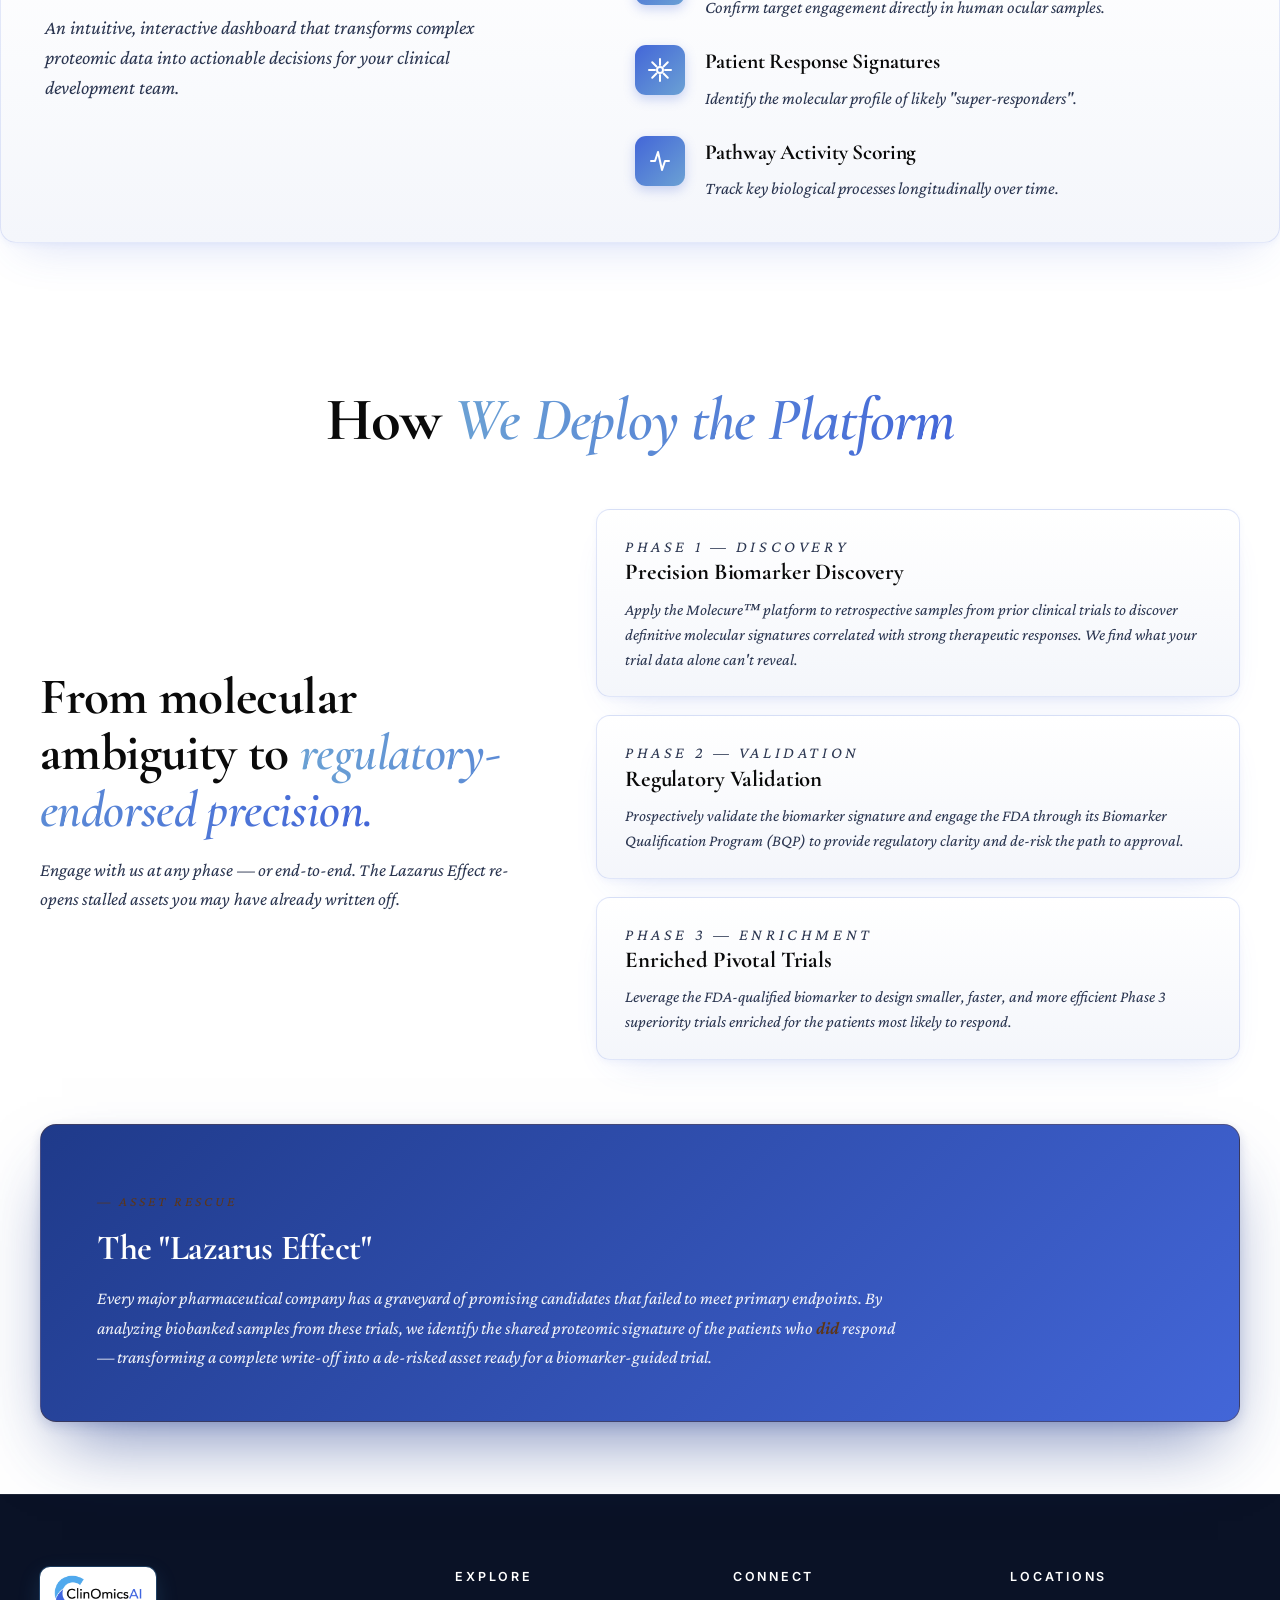
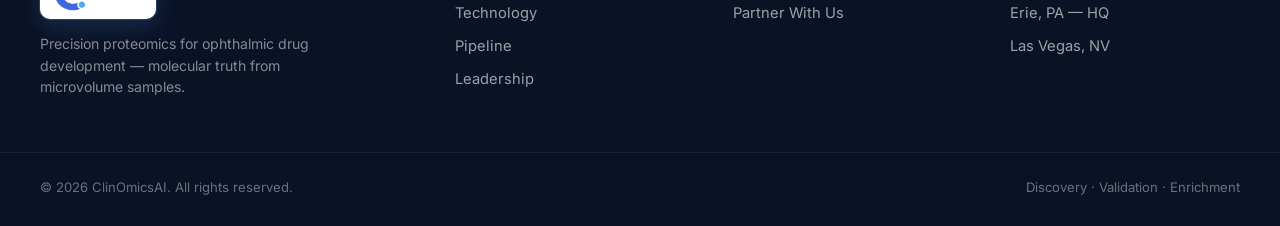
<file: technology.html>
<!DOCTYPE html>
<html lang="en">
<head>
<meta charset="UTF-8" />
<meta name="viewport" content="width=device-width, initial-scale=1.0" />
<title>Technology — ClinOmicsAI</title>
<meta name="description" content="The TEMPO™ Molecure™ Platform — a 6–8 week, four-step proteomic workflow that turns microvolume samples into actionable molecular intelligence." />
<link rel="preconnect" href="https://fonts.googleapis.com" />
<link rel="preconnect" href="https://fonts.gstatic.com" crossorigin />
<link rel="preload" as="font" type="font/woff2" href="fonts/cormorant-garamond-700-normal.woff2" crossorigin="anonymous" />
<link rel="preload" as="font" type="font/woff2" href="fonts/cormorant-garamond-600-normal.woff2" crossorigin="anonymous" />
<link rel="preload" as="font" type="font/woff2" href="fonts/dm-serif-display-normal.woff2" crossorigin="anonymous" />
<link href="https://fonts.googleapis.com/css2?family=Playfair+Display:ital,wght@0,400;0,500;0,600;0,700;1,400;1,500;1,600;1,700&family=Crimson+Pro:ital,wght@0,300;0,400;0,500;1,300;1,400;1,500&family=Inter:wght@300;400;500;600;700&family=JetBrains+Mono:wght@400;500&display=optional" rel="stylesheet" />
<link rel="stylesheet" href="styles.css" />
</head>
<body>

<header class="nav" id="nav">
  <div class="wrap nav__inner">
    <a class="brand" href="index.html" aria-label="ClinOmicsAI home">
      <img src="images/logo.png" alt="ClinOmicsAI" class="brand__img" />
    </a>
    <nav class="nav__links" aria-label="Primary">
      <a href="index.html">Home</a>
      <a href="technology.html" class="is-current">Technology</a>
      <a href="leadership.html">Leadership</a>
      <a href="pipeline.html">Pipeline</a>
      <a href="partner.html">Contact</a>
    </nav>
    <a href="partner.html" class="btn btn--cta nav__cta">Partner With Us</a>
    <button class="nav__toggle" id="navToggle" aria-label="Toggle menu" aria-expanded="false"><span></span><span></span><span></span></button>
  </div>
</header>

<main>


  <!-- Approach -->
  <section class="section section--light" id="approach">
    <div class="wrap approach__head approach__head--centered reveal">
      <h2 class="display">Engineering Success with <em>Liquid Biopsy Proteomics</em></h2>
      <p class="lead">We replace clinical ambiguity with actionable, <em>cell-level intelligence</em> — analyzing locally enriched fluids from the eye to identify the cellular drivers of disease in living humans.</p>
    </div>
    <div class="wrap approach__grid">
      <article class="value-card reveal">
        <div class="value-card__flipper">
          <div class="value-card__face value-card__face--front">
            <div class="value-card__media">
              <img src="images/value-eligibility.png" alt="" />
              <h3>Precision Patient Eligibility</h3>
            </div>
            <p class="value-card__stat"><strong>60%</strong> reduction in screening failures</p>
          </div>
          <div class="value-card__face value-card__face--back">
            <h3>Precision Patient Eligibility</h3>
            <p class="value-card__description">Identify optimal trial candidates using molecular profiles, dramatically reducing screening failures and enriching enrollment for responders.</p>
            <p class="value-card__stat"><strong>60%</strong> reduction in screening failures</p>
          </div>
        </div>
      </article>
      <article class="value-card reveal">
        <div class="value-card__flipper">
          <div class="value-card__face value-card__face--front">
            <div class="value-card__media">
              <img src="images/value-probability.png" alt="" />
              <h3>Increased Probability of Success</h3>
            </div>
            <p class="value-card__stat"><strong>55 → 75%</strong> projected Phase 3 P.O.S.</p>
          </div>
          <div class="value-card__face value-card__face--back">
            <h3>Increased Probability of Success</h3>
            <p class="value-card__description">Data-driven enrichment strategy projects a meaningful increase in Phase 3 probability of success through biomarker-guided trial design.</p>
            <p class="value-card__stat"><strong>55 → 75%</strong> projected Phase 3 P.O.S.</p>
          </div>
        </div>
      </article>
      <article class="value-card reveal">
        <div class="value-card__flipper">
          <div class="value-card__face value-card__face--front">
            <div class="value-card__media">
              <img src="images/value-asset.png" alt="" />
              <h3>Maximized Asset Value</h3>
            </div>
            <p class="value-card__stat"><strong>2×</strong> potential NPV increase</p>
          </div>
          <div class="value-card__face value-card__face--back">
            <h3>Maximized Asset Value</h3>
            <p class="value-card__description">Scientifically defining the ideal patient population unlocks transformative asset economics — turning ambiguous programs into clear commercial wins.</p>
            <p class="value-card__stat"><strong>2×</strong> potential NPV increase</p>
          </div>
        </div>
      </article>
    </div>
  </section>

  <!-- Platform -->
  <section class="section section--light" id="platform">
    <div class="wrap platform__head reveal">
      <h2 class="display">Platform <em>Workflow</em></h2>
      <p class="lead">Microvolume sample to actionable insight in 6–8 weeks.</p>
    </div>
    <div class="wrap pipeline__table-wrap platform__table-wrap reveal">
      <table class="pipeline__table">
        <thead><tr><th>Step</th><th>Process</th><th>Description</th><th>Output</th></tr></thead>
        <tbody>
          <tr><td><strong>01</strong></td><td>Microvolume Collection</td><td>Safely collect tiny fluid samples from aqueous humor or vitreous — minimally invasive, performed in the clinical setting.</td><td><span class="pill pill--active">&lt;0.05 mL per sample</span></td></tr>
          <tr><td><strong>02</strong></td><td>Proteomic Analysis</td><td>Detect and quantify approximately 6,000 unique proteins from a single sample using an FDA-validated aptamer-based assay.</td><td><span class="pill pill--active">~5,000 proteins</span></td></tr>
          <tr><td><strong>03</strong></td><td>Cellular Origin Mapping</td><td>TEMPO™ integrates proteomic data with single-cell transcriptomics, tracing each protein to its specific cellular origin.</td><td><span class="pill pill--active">Cell-level resolution</span></td></tr>
          <tr><td><strong>04</strong></td><td>AI-Powered Insights</td><td>Proprietary machine-learning algorithms identify complex molecular signatures and develop novel biomarkers like "Molecular Age".</td><td><span class="pill pill--active">6–8 week turnaround</span></td></tr>
        </tbody>
      </table>
    </div>
    <div class="wrap platform__report reveal">
      <div class="report__copy">
        <h3>The Molecure™ Report</h3>
        <p>An intuitive, interactive dashboard that transforms complex proteomic data into actionable decisions for your clinical development team.</p>
      </div>
      <ul class="report__features">
        <li>
          <span class="report__icon" aria-hidden="true"><svg viewBox="0 0 24 24" fill="none" stroke="currentColor" stroke-width="2" stroke-linecap="round" stroke-linejoin="round"><polyline points="20 6 9 17 4 12"/></svg></span>
          <div><strong>MoA Validation</strong><p>Confirm target engagement directly in human ocular samples.</p></div>
        </li>
        <li>
          <span class="report__icon" aria-hidden="true"><svg viewBox="0 0 24 24" fill="none" stroke="currentColor" stroke-width="2" stroke-linecap="round" stroke-linejoin="round"><circle cx="12" cy="12" r="3"/><path d="M12 1v6M12 17v6M4.22 4.22l4.24 4.24M15.54 15.54l4.24 4.24M1 12h6M17 12h6M4.22 19.78l4.24-4.24M15.54 8.46l4.24-4.24"/></svg></span>
          <div><strong>Patient Response Signatures</strong><p>Identify the molecular profile of likely "super-responders".</p></div>
        </li>
        <li>
          <span class="report__icon" aria-hidden="true"><svg viewBox="0 0 24 24" fill="none" stroke="currentColor" stroke-width="2" stroke-linecap="round" stroke-linejoin="round"><path d="M3 12h4l3-9 4 18 3-9h4"/></svg></span>
          <div><strong>Pathway Activity Scoring</strong><p>Track key biological processes longitudinally over time.</p></div>
        </li>
      </ul>
    </div>
  </section>

  <!-- Phased Framework — engagement model: how the TEMPO platform is deployed -->
  <section class="section section--light" id="framework">
    <div class="wrap framework__kicker-wrap">
      <p class="framework__kicker"><span class="framework__kicker-static">How</span> <em>We Deploy the Platform</em></p>
    </div>
    <div class="wrap framework__inner">
      <div class="framework__copy reveal">
        <h2 class="display">From molecular ambiguity to <em>regulatory-endorsed precision.</em></h2>
        <p class="lead">Engage with us at any phase — or end-to-end. The Lazarus Effect re-opens stalled assets you may have already written off.</p>
      </div>
      <div class="framework__phases">
        <article class="phase-card reveal">
          <p class="phase-card__no">Phase 1 — Discovery</p>
          <h3>Precision Biomarker Discovery</h3>
          <p>Apply the Molecure™ platform to retrospective samples from prior clinical trials to discover definitive molecular signatures correlated with strong therapeutic responses. We find what your trial data alone can't reveal.</p>
        </article>
        <article class="phase-card reveal">
          <p class="phase-card__no">Phase 2 — Validation</p>
          <h3>Regulatory Validation</h3>
          <p>Prospectively validate the biomarker signature and engage the FDA through its Biomarker Qualification Program (BQP) to provide regulatory clarity and de-risk the path to approval.</p>
        </article>
        <article class="phase-card reveal">
          <p class="phase-card__no">Phase 3 — Enrichment</p>
          <h3>Enriched Pivotal Trials</h3>
          <p>Leverage the FDA-qualified biomarker to design smaller, faster, and more efficient Phase 3 superiority trials enriched for the patients most likely to respond.</p>
        </article>
      </div>
    </div>
    <!-- Asset Rescue — full-width band spanning the entire bottom of the section -->
    <div class="wrap framework__rescue-wrap">
      <article class="phase-card phase-card--rescue reveal">
        <p class="phase-card__no phase-card__no--accent">— Asset Rescue</p>
        <h3>The "Lazarus Effect"</h3>
        <p>Every major pharmaceutical company has a graveyard of promising candidates that failed to meet primary endpoints. By analyzing biobanked samples from these trials, we identify the shared proteomic signature of the patients who <em>did</em> respond — transforming a complete write-off into a de-risked asset ready for a biomarker-guided trial.</p>
      </article>
    </div>
  </section>
</main>

<footer class="footer">
  <div class="wrap footer__top">
    <div class="footer__brand">
      <a class="brand" href="index.html" aria-label="ClinOmicsAI home"><img src="images/logo.png" alt="ClinOmicsAI" class="brand__img" /></a>
      <p>Precision proteomics for ophthalmic drug development — molecular truth from microvolume samples.</p>
    </div>
    <div class="footer__col"><h4>Explore</h4><ul><li><a href="technology.html">Technology</a></li><li><a href="pipeline.html">Pipeline</a></li><li><a href="leadership.html">Leadership</a></li></ul></div>
    <div class="footer__col"><h4>Connect</h4><ul><li><a href="partner.html">Partner With Us</a></li></ul></div>
    <div class="footer__col"><h4>Locations</h4><ul><li>Erie, PA — HQ</li><li>Las Vegas, NV</li></ul></div>
  </div>
  <div class="wrap footer__bottom"><span>© 2026 ClinOmicsAI. All rights reserved.</span><span>Discovery · Validation · Enrichment</span></div>
</footer>

<script src="script.js"></script>
</body>
</html>
</file>
<file: styles.css>
/* ──────────────────────────────────────────────
   ClinOmicsAI — Precision Proteomics
   Brand palette derived from the deck: deep navy hero/CTA panels,
   warm cream sections, electric cyan + soft teal as the brand AI accent,
   DM Serif Display italic for emphasis, Inter for body.
   ────────────────────────────────────────────── */

/* Cormorant Garamond — self-hosted to eliminate FOUT on navigation.
   font-display: block hides text briefly until the local font loads (~10ms),
   which prevents the visible flash between fallback and target font. */
@font-face{
  font-family:'Cormorant Garamond';
  font-style:normal;
  font-weight:400;
  font-display:block;
  src:url('fonts/cormorant-garamond-400-normal.woff2') format('woff2');
}
@font-face{
  font-family:'Cormorant Garamond';
  font-style:normal;
  font-weight:500;
  font-display:block;
  src:url('fonts/cormorant-garamond-500-normal.woff2') format('woff2');
}
@font-face{
  font-family:'Cormorant Garamond';
  font-style:normal;
  font-weight:600;
  font-display:block;
  src:url('fonts/cormorant-garamond-600-normal.woff2') format('woff2');
}
@font-face{
  font-family:'Cormorant Garamond';
  font-style:normal;
  font-weight:700;
  font-display:block;
  src:url('fonts/cormorant-garamond-700-normal.woff2') format('woff2');
}
@font-face{
  font-family:'Cormorant Garamond';
  font-style:italic;
  font-weight:400;
  font-display:block;
  src:url('fonts/cormorant-garamond-400-italic.woff2') format('woff2');
}
@font-face{
  font-family:'Cormorant Garamond';
  font-style:italic;
  font-weight:500;
  font-display:block;
  src:url('fonts/cormorant-garamond-500-italic.woff2') format('woff2');
}
@font-face{
  font-family:'Cormorant Garamond';
  font-style:italic;
  font-weight:600;
  font-display:block;
  src:url('fonts/cormorant-garamond-600-italic.woff2') format('woff2');
}
/* DM Serif Display — self-hosted to eliminate thickness inconsistency caused by font-display: optional */
@font-face{
  font-family:'DM Serif Display';
  font-style:normal;
  font-weight:400;
  font-display:block;
  src:url('fonts/dm-serif-display-normal.woff2') format('woff2');
}
@font-face{
  font-family:'DM Serif Display';
  font-style:italic;
  font-weight:400;
  font-display:block;
  src:url('fonts/dm-serif-display-italic.woff2') format('woff2');
}

:root{
  /* ── Brand palette — sampled directly from ClinOmicsAI logo.JPG ── */
  --ink:        #4366d8;           /* deep cobalt-indigo — the "AI" letters + bottom of the C */
  --ink-2:      #2a3d80;           /* deeper indigo — dark card surfaces / form panel */
  --ink-deep:   #1f3a8a;           /* deepest indigo — footer / shadow stops */
  --cyan:       #50a9ed;           /* sky blue — top arc of the C + the dot */
  --cyan-2:     #9fd3f5;           /* pale sky — gradient pair, soft accents */
  --teal:       #4366d8;           /* alias of --ink — kept for italic-gradient pair semantics */
  --gold:       #9fd3f5;           /* alias of --cyan-2 — kept for partner-dot variant */
  /* ── Surfaces ── */
  --paper:      #ffffff;
  --cream:      #f6efe2;           /* warm editorial cream — Pipeline section */
  --cream-2:    #efe6d4;
  /* ── Text ── */
  --text-dark:  #0a0a0a;           /* near-black — matches the "ClinOmics" letters */
  --text:       #455368;           /* slate body text on white */
  --text-soft:  #cbd6e3;           /* body text on dark sections */
  --muted:      #7c8aa0;           /* captions, labels */
  /* ── Rules / borders ── */
  --rule:       #e3dccb;
  --rule-2:     #1f3556;
  /* ── Semantic-only (used sparingly) ── */
  --red:        #d94a3a;           /* form errors + Challenge "X" icon */
  --amber:      #d9a13a;           /* "Planned" trial pill + warning icon */
  --serif:      "DM Serif Display", "Playfair Display", Georgia, serif;
  --sans:       "Inter", -apple-system, BlinkMacSystemFont, "Segoe UI", sans-serif;
  --mono:       "JetBrains Mono", ui-monospace, monospace;
  --ease:       cubic-bezier(.22,.61,.36,1);
  --shadow-1:   0 2px 6px rgba(67,102,216,.05), 0 14px 34px -22px rgba(67,102,216,.18);
  --shadow-2:   0 6px 14px rgba(67,102,216,.08), 0 28px 60px -22px rgba(67,102,216,.28);
  --shadow-cyan:0 6px 12px rgba(67,102,216,.06), 0 28px 60px -22px rgba(80,169,237,.4);
}

*,*::before,*::after{box-sizing:border-box}
html{scroll-behavior:smooth}
body{
  margin:0;
  font-family:var(--sans);
  font-size:16px;
  line-height:1.55;
  color:var(--text);
  background:var(--ink);
  -webkit-font-smoothing:antialiased;
  -moz-osx-font-smoothing:grayscale;
}
img,svg{display:block;max-width:100%}
a{color:inherit;text-decoration:none;transition:color .2s var(--ease)}
button{font-family:inherit}

.wrap{max-width:1280px;margin:0 auto;padding:0 40px}

/* ── kickers */
.kicker{
  font-family:var(--sans);
  font-size:.78rem;
  font-weight:600;
  letter-spacing:.24em;
  text-transform:uppercase;
  color:var(--cyan);
  margin:0 0 22px;
}
.kicker--dark{color:var(--ink);opacity:.7}

/* ── display headlines */
.display{
  font-family:var(--serif);
  font-weight:400;
  font-size:clamp(2.2rem,4.6vw,3.6rem);
  line-height:1.08;
  letter-spacing:-.01em;
  color:var(--text-dark);
  margin:0 0 22px;
}
.display em{
  font-style:italic;
  background:linear-gradient(90deg,var(--cyan) 0%,var(--teal) 100%);
  -webkit-background-clip:text;
  background-clip:text;
  -webkit-text-fill-color:transparent;
}
.display--light{color:#fff}
.display--light em{
  background:linear-gradient(90deg,var(--cyan-2) 0%,var(--teal) 100%);
  -webkit-background-clip:text;
  background-clip:text;
  -webkit-text-fill-color:transparent;
}
.lead{font: size 1.1em;rem;line-height:1.6;color:var(--text);margin:0 0 28px;max-width:62ch}
.lead--light{color:var(--text-soft)}

/* ── buttons */
.btn{
  display:inline-flex;
  align-items:center;
  gap:8px;
  font-family:var(--sans);
  font-size:1.12rem;
  font-weight:600;
  padding:11px 22px;
  border-radius:8px;
  border:1.5px solid transparent;
  cursor:pointer;
  letter-spacing:.005em;
  transition:all .25s var(--ease);
  white-space:nowrap;
}
.btn--cta{
  background:linear-gradient(135deg,#f5a623 0%,#d7742d 100%);
  color:#fff;
  border-color:transparent;
  box-shadow:0 0 0 1px rgba(245,166,35,.55),0 12px 30px -10px rgba(217,126,61,.55);
}
.btn--cta:hover{
  transform:translateY(-2px);
  box-shadow:0 0 0 1px rgba(245,166,35,.75),0 18px 38px -12px rgba(217,126,61,.7);
}
.btn--ghost{
  background:transparent;
  color:#fff;
  border-color:rgba(255,255,255,.3);
}
.btn--ghost:hover{
  background:rgba(255,255,255,.08);
  border-color:rgba(255,255,255,.6);
  transform:translateY(-2px);
}

/* ─────────────────────────────────────────
   NAVIGATION
   ───────────────────────────────────────── */
.nav{
  position:fixed;
  top:0;left:0;right:0;
  z-index:100;
  background:#ffffff;
  border-bottom:1px solid rgba(67,102,216,.12);
  transition:box-shadow .3s var(--ease);
}
.nav.is-stuck{
  background:#ffffff;
  box-shadow:0 6px 22px -16px rgba(67,102,216,.28);
}
.nav__inner{display:flex;align-items:center;justify-content:space-between;height:92px}
.brand{
  display:inline-flex;
  align-items:center;
  color:#0a0a0a;
  text-decoration:none;
}
.brand__img{
  height:48px;
  width:auto;
  display:block;
  transition:transform .25s var(--ease);
  mix-blend-mode:multiply;
}
.brand:hover .brand__img{transform:translateY(-1px)}
.nav__links{display:flex;align-items:center;gap:42px}
.nav__links a{
  font-family:"Cormorant Garamond", Georgia, serif;
  font-size:1.22rem;
  font-weight:700;
  color:#0a0a0a;
  letter-spacing:.008em;
  position:relative;
  transition:
    color .35s cubic-bezier(.22,.61,.36,1),
    transform .35s cubic-bezier(.22,.61,.36,1);
}
.nav__links a::after{
  content:"";
  position:absolute;
  left:50%;right:50%;bottom:-6px;
  height:2px;
  background:linear-gradient(90deg,#4366d8 0%,#6ba1d4 100%);
  border-radius:2px;
  transition:
    left .4s cubic-bezier(.22,.61,.36,1),
    right .4s cubic-bezier(.22,.61,.36,1);
}
.nav__links a:hover{
  color:#4366d8;
  transform:translateY(-1px);
}
.nav__links a:hover::after{left:0;right:0}
.nav__links a.is-current{color:#4366d8}
.nav__links a.is-current::after{left:0;right:0}
/* Nav CTA button removed per design — hidden in all states */
.nav__cta{display:none !important}
.nav__toggle{
  display:none;
  background:none;border:none;cursor:pointer;
  width:32px;height:28px;
  flex-direction:column;gap:6px;
  align-items:center;justify-content:center;
}
.nav__toggle span{width:24px;height:2px;background:#0a0a0a;transition:transform .25s var(--ease)}

/* ─────────────────────────────────────────
   HERO
   ───────────────────────────────────────── */
.hero{
  position:relative;
  background:#6ba1d4;
  color:#ffffff;
  padding:200px 0 100px;
  min-height:68vh;
  display:flex;
  align-items:center;
  overflow:hidden;
}
/* Image covers the FULL hero — used as background */
.hero__bg{position:absolute;inset:0;z-index:0}
.hero__bg img{
  width:100%;height:100%;
  object-fit:cover;
  object-position:center right;
}
/* Soft darker-blue fade on the LEFT for white text contrast → transparent RIGHT for image */
.hero__overlay{url(technology.html)
  position:absolute;
  inset:0;
  background:linear-gradient(90deg,
    rgba(35,75,125,.55) 0%,
    rgba(35,75,125,.35) 30%,
    rgba(35,75,125,.12) 55%,
    transparent 80%);
}
.hero__inner{position:relative;z-index:2;width:100%}
.hero__copy{max-width:600px}
.hero__title{
  font-family:"Playfair Display", Georgia, serif;
  font-weight:500;
  font-size:clamp(1.9rem,4.1vw,2.9rem);
  line-height:1.12;
  letter-spacing:-.012em;
  color:#ffffff;
  margin:0 0 26px;
  max-width:22ch;
  text-shadow:0 2px 22px rgba(15,35,65,.45);
}
.hero__title em{
  font-style:italic;
  font-weight:500;
  color:#ffd97a;       /* brighter gold fallback */
  text-shadow:none;
}
/* Each word ("Liquid" / "Biopsy" / "Intelligence") — deep brown #311A08 */
.hero__title em .hero__em-li{
  display:inline-block;
  background:none;
  -webkit-background-clip:initial;
  background-clip:initial;
  -webkit-text-fill-color:#5D3617;
  color:#5D3617;
  font-size:1.12em;
  
  letter-spacing:-.012em;
  text-shadow:none;
  /*filter:drop-shadow(0 0 14px rgba(255,217,122,.5));*/
}
.hero__lead{
  font-family:"Crimson Pro", Georgia, serif;
  font-style:italic;
  font-weight:400;
  font-size:clamp(1.25rem,1.7vw,1.55rem);
  color:rgba(255,255,255,.96);
  line-height:1.45;
  max-width:54ch;
  margin:0 0 32px;
  letter-spacing:.003em;
  text-shadow:0 1px 14px rgba(15,35,65,.4);
}
.hero .btn--ghost{
  color:#ffffff;
  border-color:rgba(255,255,255,.7);
}
.hero .btn--ghost:hover{
  background:#ffffff;
  color:#234b7d;
  border-color:#ffffff;
}
.hero__actions{display:flex;gap:14px;flex-wrap:wrap}

/* Stats strip — placed just above the footer */
.stats-strip{
  background:linear-gradient(135deg,#4366d8 0%,#1f3a8a 100%);
  padding:56px 0;
  color:#fff;
}
.stats-strip__grid{
  display:grid;
  grid-template-columns:repeat(4,1fr);
  gap:40px;
}
.stat{display:flex;flex-direction:column;gap:6px}
.stat__num{
  font-family:var(--serif);
  font-size:2.4rem;
  font-weight:400;
  color:#fff;
  line-height:1;
  letter-spacing:-.01em;
}
.stat__plus,.stat__unit{color:#7be4ff;font-size:.65em;margin-left:2px}
.stat__label{font-size:.9rem;color:rgba(255,255,255,.78);letter-spacing:.005em;margin-top:4px}
@media (max-width:780px){
  .stats-strip__grid{grid-template-columns:repeat(2,1fr);gap:28px}
  .stats-strip{padding:44px 0}
  .stat__num{font-size:2rem}
}@media (max-width:780px){
  .overview__grid{grid-template-columns:1fr}
}

/* ─────────────────────────────────────────
   PAGE HEADER (sub-pages)
   ───────────────────────────────────────── */
.page-header{
  position:relative;
  padding:140px 0 56px;
  background:linear-gradient(135deg, var(--ink) 0%, #14138c 100%);
  color:#fff;
  overflow:hidden;
}
.page-header::before{
  content:"";
  position:absolute;
  inset:0;
  background:
    radial-gradient(50% 70% at 18% 30%, rgba(80,169,237,.16), transparent 65%),
    radial-gradient(45% 60% at 90% 80%, rgba(67,102,216,.10), transparent 65%);
  pointer-events:none;
}/* White page-header variant — matches the home page's "Clinical Pipeline" section typography */
.page-header--white{
  background:#ffffff;
  padding:140px 0 60px;
}
.page-header--white::before{display:none}/* Continuous shimmer — the italic gradient gently scrolls across the em */
@keyframes pipeline-em-shimmer{
  0%   { background-position:0% 50%; }
  100% { background-position:200% 50%; }
}/* Subtitle — fades in with a brief delay so it lands after the title */
@keyframes pipeline-sub-fade{
  0%   { opacity:0; transform:translateY(14px); }
  100% { opacity:1; transform:translateY(0); }
}/* ─────────────────────────────────────────
   SECTION DEFAULTS
   ───────────────────────────────────────── */
.section{padding:120px 0}
.section--light{background:var(--paper);color:var(--text)}
.section--cream{background:#ffffff;color:var(--text)}
.section--dark{background:#6ba1d4;color:#fff}

/* ── CHALLENGE */
.challenge__inner{
  display:grid;
  grid-template-columns:1fr .9fr;
  gap:32px;                     /* tighter — pulls the body copy closer to the $41K box */
  align-items:start;
  margin-bottom:64px;
}
.challenge__copy{display:flex;flex-direction:column}
.challenge__copy h2{margin-bottom:18px}
.challenge__copy .lead{margin:0}
/* Challenge body lead — same Crimson Pro italic editorial style as the hero lead */
.challenge__copy .lead{
  font-family:"Crimson Pro", Georgia, serif !important;
  font-style:italic;
  font-weight:400;
  font-size:clamp(1.3rem,1.55vw,1.48rem);
  color:#0a0a0a;
  line-height:1.5;
  letter-spacing:.003em;
  max-width:56ch;
}
.challenge__copy .lead em{font-style:italic;color:#4366d8}
/* Right-align the $41K box, top-aligned with the headline (same starting level) */
.challenge__stat{
  justify-self:end;
  width:100%;
  max-width:380px;
}
/* Push the box down so its top aligns with the headline (which sits below the puzzle icon) */
.challenge__stat .stat-big{margin-top:110px}
/* Puzzle icon — sits above the "Why Do 90% of Drugs Fail" headline */
.challenge__icon{
  width:88px;
  height:88px;
  margin:0 0 22px;
  filter:drop-shadow(0 8px 22px rgba(67,102,216,.18));
}
.challenge__icon svg{width:100%;height:100%;display:block}
/* Challenge, Approach, Why-ClinOmics, AND Address headlines — same editorial Garamond style */
.challenge__title,
.approach__head h2,
.why__inner h2,
.address__head h2{
  font-family:"Cormorant Garamond", Georgia, serif !important;
  font-weight:600;
  font-size:clamp(2rem,4vw,3rem);
  line-height:1.1;
  letter-spacing:-.014em;
  color:#0a0a0a;
}
/* Challenge italic em — copper-amber gradient (kept for #challenge; overridden for other sections below) */
.challenge__title em{
  font-style:italic;
  font-weight:700;
  background:linear-gradient(90deg,#f5a623 0%,#d97e3d 100%);
  -webkit-background-clip:text;
  background-clip:text;
  -webkit-text-fill-color:transparent;
}
/* Other sections that reuse .challenge__title (Address, What We Do, Behind the Platform) — switched to deep brown */
#address .challenge__title em,
#platform-overview .challenge__title em,
#team-pipeline-overview .challenge__title em{
  background:linear-gradient(90deg,#5D3617 0%,#5D3617 100%);
  -webkit-background-clip:text;background-clip:text;-webkit-text-fill-color:transparent;
  color:#5D3617;
}/* Approach italic em — hero image sky-blue */
.approach__head h2 em{
  font-style:italic;
  font-weight:700;
  background:linear-gradient(90deg,#6ba1d4 0%,#4d8bc0 100%);
  -webkit-background-clip:text;
  background-clip:text;
  -webkit-text-fill-color:transparent;
  color:#6ba1d4;            /* fallback */
}
/* Address italic em ("Molecular Truth") — sky-blue → indigo gradient */
.address__head h2 em{
  font-style:italic;
  font-weight:700;
  background:linear-gradient(90deg,#6ba1d4 0%,#4366d8 100%);
  -webkit-background-clip:text;
  background-clip:text;
  -webkit-text-fill-color:transparent;
  color:#4366d8;
}
/* ── ADDRESS section: How ClinOmicsAI addresses each driver of trial failure */
.address__head{max-width:820px;margin:0 auto 56px;text-align:center}
.address__head h2{margin-bottom:18px;margin-left:auto;margin-right:auto}
.address__head .address__lead{margin-left:auto;margin-right:auto;
  font-family:"Crimson Pro", Georgia, serif !important;
  font-style:italic;
  font-weight:400;
  font-size:clamp(1.3rem,1.55vw,1.48rem);
  color:#2a3550;
  line-height:1.55;
  letter-spacing:.003em;
  max-width:64ch;
  margin:0;
}
.address__grid{
  display:grid;
  grid-template-columns:repeat(3,1fr);
  gap:28px;
}
/* ── Address cards — Lockwood-style: image with overlaid title at top, white description below */
.address-card{
  position:relative;
  background:#ffffff;
  border:none;
  border-radius:28px;
  padding:0;
  overflow:hidden;
  display:flex;
  flex-direction:column;
  box-shadow:0 10px 40px -10px rgba(67,102,216,.22);
  transition:transform .4s cubic-bezier(.22,.61,.36,1), box-shadow .4s cubic-bezier(.22,.61,.36,1);
}
.address-card:hover{
  transform:translateY(-6px);
  box-shadow:0 18px 54px -10px rgba(67,102,216,.32);
}
/* Top media block — full 16:9 image with title overlay */
.address-card__media{
  position:relative;
  width:100%;
  aspect-ratio:16/9;
  overflow:hidden;
}
.address-card__img{
  width:100%;
  height:100%;
  object-fit:cover;
  display:block;
  transition:transform .9s cubic-bezier(.22,.61,.36,1);
}
.address-card:hover .address-card__img{transform:scale(1.05)}
/* Title — centered overlay at the bottom of the image */
.address-card__title{
  position:absolute;
  inset:0;
  margin:0;
  padding:24px 28px;
  display:flex;
  align-items:flex-end;
  justify-content:center;
  text-align:center;
  font-family:"Cormorant Garamond", Georgia, serif;
  font-weight:700;
  font-size:clamp(1.65rem,2.4vw,2.05rem);
  line-height:1.16;
  letter-spacing:-.008em;
  color:#ffffff;
  background:linear-gradient(180deg, transparent 0%, rgba(15,40,80,0) 35%, rgba(15,40,80,.45) 75%, rgba(15,40,80,.78) 100%);
  text-shadow:0 2px 14px rgba(0,0,0,.45);
  pointer-events:none;
}
/* Bottom body — white description block, centered text */
.address-card__body{
  padding:36px 32px 40px;
  background:#ffffff;
  flex:1;
  display:flex;
  align-items:center;
  justify-content:center;
}
.address-card__body p{
  font-family:"Crimson Pro", Georgia, serif;
  font-style:italic;
  font-weight:400;
  font-size:1.15rem;
  line-height:1.6;
  color:#4366d8;
  text-align:center;
  margin:0;
  max-width:36ch;
  letter-spacing:.003em;
}
.address-card__body p em{font-style:italic;font-weight:600;color:#5D3617}
@media (max-width:900px){
  .address__grid{grid-template-columns:1fr;gap:18px}
}
/* Approach lead — solid black, left-aligned (already left in the head block) */
.approach__head .lead{color:#0a0a0a}

/* ── WHY CLINOMICSAI section */
.why__inner{
  max-width:920px;
  margin:0;
  display:flex;
  flex-direction:column;
  align-items:flex-start;
  gap:18px;
}.why__inner h2{margin:0}
/* Why italic em — same sky-blue gradient as the Approach headline */
.why__inner h2 em{
  font-style:italic;
  font-weight:700;
  background:linear-gradient(90deg,#6ba1d4 0%,#4d8bc0 100%);
  -webkit-background-clip:text;
  background-clip:text;
  -webkit-text-fill-color:transparent;
  color:#6ba1d4;
}
.why__lead{
  font-family:"Crimson Pro", Georgia, serif !important;
  font-style:italic;
  font-weight:400;
  font-size:clamp(1.18rem,1.4vw,1.35rem);
  color:#2a3550;
  line-height:1.55;
  letter-spacing:.003em;
  max-width:62ch;
  margin:0;
}
/* $41K box — initial styling: clean white-to-off-white gradient with copper accent stripe */
.stat-big{
  position:relative;
  background:linear-gradient(160deg,#ffffff 0%,#f4f6fb 100%);
  border:1px solid rgba(67,102,216,.14);
  border-radius:12px;
  padding:26px 26px 24px;
  box-shadow:0 2px 6px rgba(67,102,216,.06),0 18px 36px -20px rgba(67,102,216,.22);
  overflow:hidden;
}
.stat-big::before{
  content:"";
  position:absolute;
  top:0;left:0;
  width:46px;height:3px;
  background:linear-gradient(90deg,#5D3617,#5D3617);
  border-radius:0 0 3px 0;
}
/* Puzzle piece removed from $41K box per design */
.stat-big__puzzle{display:none}
.stat-big__num{
  font-family:"Playfair Display", Georgia, serif;
  font-weight:600;
  font-size:clamp(2.8rem,4.2vw,3.6rem);
  line-height:1;
  background:linear-gradient(90deg,#5D3617 0%,#5D3617 100%);
  -webkit-background-clip:text;
  background-clip:text;
  -webkit-text-fill-color:transparent;
  display:block;
  letter-spacing:-.02em;
  margin-bottom:10px;
}
.stat-big__caption{
  font-family:"Cormorant Garamond", Georgia, serif;
  font-weight:600;
  font-size:1.16rem;
  line-height:1.3;
  color:#0a0a0a;
  margin:0 0 10px;
  letter-spacing:-.005em;
}
.stat-big__body{
  font-family:"Crimson Pro", Georgia, serif;
  font-style:italic;
  font-size:1.04rem;
  color:#4f5b73;
  margin:0;
  line-height:1.5;
  letter-spacing:.003em;
}

.challenge__cards{
  display:grid;
  grid-template-columns:repeat(3,1fr);
  gap:24px;
}
/* Problem cards — white, generous with breathing room for the puzzle icon at top-left */
.problem-card{
  position:relative;
  background:#ffffff;
  border:1px solid rgba(67,102,216,.12);
  border-radius:14px;
  padding:104px 36px 38px;        /* top-104px = puzzle (80) + 24px breathing space before h3 */
  color:#0a0a0a;
  overflow:hidden;
  min-height:280px;
  box-shadow:
    0 2px 6px rgba(67,102,216,.06),
    0 22px 44px -22px rgba(67,102,216,.22);
  transition:transform .35s var(--ease),box-shadow .35s var(--ease);
}
.problem-card:hover{
  transform:translateY(-5px);
  box-shadow:
    0 4px 10px rgba(67,102,216,.08),
    0 32px 58px -22px rgba(67,102,216,.32);
}
/* Symbol icon removed from problem cards per design */
.problem-card__icon{display:none}
/* Missing-puzzle piece in the top-LEFT corner — sky-blue, matches the $41K box piece */
.problem-card__puzzle{
  position:absolute;
  top:0;left:0;
  width:80px;height:80px;
  pointer-events:none;
  z-index:2;
}
.problem-card__puzzle svg{width:100%;height:100%;display:block}
/* Icon symbols (×, !, ↓) removed from problem cards — only the puzzle piece remains as a visual cue */
.problem-card__icon,
.problem-card__icon--red,
.problem-card__icon--amber,
.problem-card__icon--blue{display:none}
.problem-card h3{
  font-family:"Cormorant Garamond", Georgia, serif;
  font-size:1.7rem;
  font-weight:700;
  color:#0a0a0a;
  margin:0 0 14px;
  letter-spacing:-.006em;
  line-height:1.2;
  position:relative;z-index:2;
}
/* Subtext — copper-amber gradient matching the "Explore Our Technology" button */
.problem-card p{
  font-family:"Crimson Pro", Georgia, serif;
  font-style:italic;
  font-weight:500;
  font-size:1.18rem;
  background:none;
  -webkit-background-clip:initial;
  background-clip:initial;
  -webkit-text-fill-color:#4366d8;
  color:#4366d8;
  margin:0;
  line-height:1.48;
  letter-spacing:.003em;
  position:relative;z-index:2;
}
/* (Puzzle SVG retained — the X / warning / down-arrow icons stay hidden via .problem-card__icon { display: none }) */

/* ── APPROACH */
.approach__head{text-align:left;max-width:920px;margin:0 0 64px}
.approach__head .lead{margin:0;text-align:left}
/* Leadership page: close the gap between the centered head and the leader cards below */
#leadership-head{padding-bottom:0}
#leadership-head .approach__head--centered{margin-bottom:0}
.section--leadership--light{padding-top:48px}
/* Pipeline page: close the gap between the centered head and the trial table below.
   Scoped via :has() so the rule fires only when the #pipeline section is on the page. */
body:has(#pipeline) .page-header--white{padding-bottom:0}
body:has(#pipeline) .page-header--white .approach__head--centered{margin-bottom:0}
#pipeline{padding-top:48px}

/* Technology page: tighten the vertical spacing between sections.
   Scoped via :has() so it only fires on pages containing the #framework section (technology.html). */
body:has(#framework) .section{padding:72px 0}
/* First section on technology.html — extra padding-top so the title clears the fixed nav with comfortable breathing room */
body:has(#framework) #approach{padding-top:120px}

/* Homepage: tighten the vertical spacing between sections.
   Scoped via :has() so it only fires on pages containing the #address section (index.html). */
body:has(#address) .section{padding:72px 0}

/* ── HOMEPAGE SECTION KICKERS — elegant flanking-line treatment with copper-amber color */
.home-kicker{
  display:inline-flex;
  align-items:center;
  gap:22px;
  font-family:var(--mono);
  font-size:1.05rem;
  font-weight:700;
  letter-spacing:.3em;
  text-transform:uppercase;
  color:#5D3617;
  opacity:1 !important;
  margin:0 0 24px;
  animation:home-kicker-fade .8s cubic-bezier(.22,.61,.36,1) both;
}
.home-kicker::before,
.home-kicker::after{
  content:"";
  display:inline-block;
  width:54px;
  height:2px;
  background:linear-gradient(90deg,transparent 0%,#5D3617 40%,#5D3617 100%);
  border-radius:2px;
}
.home-kicker::after{
  background:linear-gradient(90deg,#5D3617 0%,#5D3617 60%,transparent 100%);
}
@keyframes home-kicker-fade{
  from{ opacity:0; transform:translateY(12px); }
  to  { opacity:1; transform:translateY(0);    }
}

/* Headline entrance animation for the homepage section heads */
#address .challenge__title,
#platform-overview .overview__head h2,
#team-pipeline-overview .overview__head h2{
  animation:home-head-rise 1s cubic-bezier(.22,.61,.36,1) .15s both;
}
@keyframes home-head-rise{
  from{ opacity:0; transform:translateY(20px) scale(.985); }
  to  { opacity:1; transform:translateY(0) scale(1);     }
}

/* Lead paragraph entrance for the homepage section heads */
#address .address__lead,
#platform-overview .overview__head .lead,
#team-pipeline-overview .overview__head .lead{
  animation:home-lead-fade 1s cubic-bezier(.22,.61,.36,1) .35s both;
}
@keyframes home-lead-fade{
  from{ opacity:0; transform:translateY(14px); }
  to  { opacity:1; transform:translateY(0);    }
}

@media (prefers-reduced-motion:reduce){
  .home-kicker,
  #address .challenge__title,
  #platform-overview .overview__head h2,
  #team-pipeline-overview .overview__head h2,
  #address .address__lead,
  #platform-overview .overview__head .lead,
  #team-pipeline-overview .overview__head .lead{
    animation:none;
    opacity:1;
    transform:none;
  }
}

/* ── PLATFORM OVERVIEW (homepage teaser of the three technology sections) */
.overview__head{text-align:center;max-width:820px;margin:0 auto 56px}
.overview__head h2{margin-bottom:18px}
/* Section leads on Platform Overview + Behind the Platform — same editorial Crimson Pro italic voice as the Address lead */
.overview__head .lead{
  margin:0 auto;
  font-family:"Crimson Pro", Georgia, serif !important;
  font-style:italic;
  font-weight:400;
  font-size:clamp(1.3rem,1.55vw,1.48rem);
  color:#2a3550;
  line-height:1.5;
  letter-spacing:.003em;
}
.overview__grid{
  display:grid;
  grid-template-columns:repeat(3,1fr);
  gap:24px;
}
/* ── PREMIUM OVERVIEW CARDS — vibrant theme-colored accents, gradient titles, glowing hover, circular CTA arrow */
.overview-card{
  position:relative;
  background:#ffffff;
  border:1.5px solid rgba(67,102,216,.08);
  border-radius:22px;
  padding:48px 34px 32px;
  display:flex;
  flex-direction:column;
  overflow:hidden;
  cursor:pointer;
  box-shadow:
    0 2px 6px rgba(15,40,80,.04),
    0 22px 60px -28px rgba(67,102,216,.22);
  transition:transform .5s cubic-bezier(.22,.61,.36,1),
             box-shadow .5s cubic-bezier(.22,.61,.36,1),
             border-color .5s cubic-bezier(.22,.61,.36,1);
}
/* Top accent strip — expands width on hover */
.overview-card::before{
  content:"";
  position:absolute;
  top:0;
  left:50%;
  transform:translateX(-50%);
  width:50%;
  height:4px;
  border-radius:0 0 8px 8px;
  transition:width .5s cubic-bezier(.22,.61,.36,1), height .3s var(--ease);
  z-index:2;
}
/* Soft tinted radial glow in the corner — fades in on hover */
.overview-card::after{
  content:"";
  position:absolute;
  top:-40%;
  right:-30%;
  width:80%;
  height:80%;
  border-radius:50%;
  opacity:0;
  filter:blur(50px);
  transition:opacity .6s var(--ease);
  pointer-events:none;
  z-index:0;
}
.overview-card:hover{
  transform:translateY(-10px);
  border-color:transparent;
}
.overview-card:hover::before{
  width:82%;
  height:5px;
}
.overview-card:hover::after{ opacity:.5 }

/* Make the entire card clickable + keep content above the radial glow */
.overview-card *{position:relative; z-index:1}
.overview-card__link{position:static}
.overview-card__link::before{
  content:"";
  position:absolute;
  inset:0;
  z-index:3;
}
.overview-card__no{display:none}

/* Title */
.overview-card h3{
  font-family:"Cormorant Garamond", Georgia, serif;
  font-size:1.7rem;
  font-weight:700;
  color:#0a0a0a;
  margin:0 0 14px;
  letter-spacing:-.008em;
  line-height:1.18;
  transition:color .4s var(--ease);
}

/* Description */
.overview-card > p{
  font-family:"Crimson Pro", Georgia, serif;
  font-style:italic;
  font-weight:400;
  font-size:1.15rem;
  color:#2a3550;
  margin:0 0 24px;
  line-height:1.6;
  flex:1;
}

/* CTA link */
.overview-card__link{
  font-family:"Inter", sans-serif;
  font-size:1.05rem;
  font-weight:700;
  text-decoration:none;
  padding-top:16px;
  border-top:1px solid rgba(67,102,216,.1);
  display:inline-flex;
  align-items:center;
  justify-content:space-between;
  gap:8px;
  transition:color .3s var(--ease), border-color .3s var(--ease);
}
.overview-card__link em{
  font-style:normal;
  font-weight:700;
  display:inline-flex;
  align-items:center;
  justify-content:center;
  width:36px;
  height:36px;
  border-radius:50%;
  font-size:1.1rem;
  transition:background .35s var(--ease), color .35s var(--ease), transform .35s var(--ease);
}
.overview-card:hover .overview-card__link em{transform:translateX(4px) scale(1.06)}

/* ── Card 1 — Our Approach (sky-blue → indigo theme) */
.overview__grid .overview-card:nth-child(1)::before{
  background:linear-gradient(90deg,#6ba1d4 0%,#4366d8 100%);
}
.overview__grid .overview-card:nth-child(1)::after{
  background:radial-gradient(circle,#4366d8 0%,transparent 70%);
}
.overview__grid .overview-card:nth-child(1):hover{
  box-shadow:
    0 4px 10px rgba(67,102,216,.08),
    0 40px 80px -22px rgba(67,102,216,.55);
}
.overview__grid .overview-card:nth-child(1):hover h3{
  background:linear-gradient(90deg,#6ba1d4 0%,#4366d8 100%);
  -webkit-background-clip:text;background-clip:text;-webkit-text-fill-color:transparent;
  color:#4366d8;
}
.overview__grid .overview-card:nth-child(1) .overview-card__link{color:#4366d8}
.overview__grid .overview-card:nth-child(1) .overview-card__link em{background:rgba(67,102,216,.1); color:#4366d8}
.overview__grid .overview-card:nth-child(1):hover .overview-card__link em{background:#4366d8; color:#ffffff}

/* ── Card 2 — TEMPO™ Platform (copper-amber theme) */
.overview__grid .overview-card:nth-child(2)::before{
  background:linear-gradient(90deg,#f5a623 0%,#d97e3d 100%);
}
.overview__grid .overview-card:nth-child(2)::after{
  background:radial-gradient(circle,#d97e3d 0%,transparent 70%);
}
.overview__grid .overview-card:nth-child(2):hover{
  box-shadow:
    0 4px 10px rgba(217,126,61,.1),
    0 40px 80px -22px rgba(217,126,61,.55);
}
.overview__grid .overview-card:nth-child(2):hover h3{
  background:linear-gradient(90deg,#f5a623 0%,#d97e3d 100%);
  -webkit-background-clip:text;background-clip:text;-webkit-text-fill-color:transparent;
  color:#d97e3d;
}
.overview__grid .overview-card:nth-child(2) .overview-card__link{color:#d97e3d}
.overview__grid .overview-card:nth-child(2) .overview-card__link em{background:rgba(217,126,61,.12); color:#d97e3d}
.overview__grid .overview-card:nth-child(2):hover .overview-card__link em{background:#d97e3d; color:#ffffff}

/* ── Card 3 — How We Deploy It (violet → magenta theme based on #A95EA3) */
.overview__grid .overview-card:nth-child(3)::before{
  background:linear-gradient(90deg,#c084d1 0%,#A95EA3 100%);
}
.overview__grid .overview-card:nth-child(3)::after{
  background:radial-gradient(circle,#A95EA3 0%,transparent 70%);
}
.overview__grid .overview-card:nth-child(3):hover{
  box-shadow:
    0 4px 10px rgba(169,94,163,.1),
    0 40px 80px -22px rgba(169,94,163,.55);
}
.overview__grid .overview-card:nth-child(3):hover h3{
  background:linear-gradient(90deg,#c084d1 0%,#A95EA3 100%);
  -webkit-background-clip:text;background-clip:text;-webkit-text-fill-color:transparent;
  color:#A95EA3;
}
.overview__grid .overview-card:nth-child(3) .overview-card__link{color:#A95EA3}
.overview__grid .overview-card:nth-child(3) .overview-card__link em{background:rgba(169,94,163,.12); color:#A95EA3}
.overview__grid .overview-card:nth-child(3):hover .overview-card__link em{background:#A95EA3; color:#ffffff}
@media (max-width:900px){
  .overview__grid{grid-template-columns:1fr;gap:18px}
}

/* ── TEAM + PIPELINE OVERVIEW (homepage teasers linking to leadership.html and pipeline.html) */
.team-pipeline__grid{
  display:grid;
  grid-template-columns:1fr 1fr;
  gap:28px;
}
.intro-card{
  position:relative;
  background:linear-gradient(180deg,#ffffff 0%,#f4f6fb 100%);
  border:1px solid rgba(67,102,216,.14);
  border-radius:14px;
  padding:40px 36px 32px;
  display:flex;
  flex-direction:column;
  overflow:hidden;
  box-shadow:0 2px 6px rgba(67,102,216,.06), 0 18px 38px -22px rgba(67,102,216,.22);
  transition:transform .35s var(--ease), box-shadow .35s var(--ease), border-color .35s var(--ease);
}
.intro-card:hover{
  transform:translateY(-4px);
  border-color:rgba(67,102,216,.3);
  box-shadow:0 4px 10px rgba(67,102,216,.08), 0 28px 52px -22px rgba(67,102,216,.32);
}
.intro-card h3{
  font-family:"Cormorant Garamond", Georgia, serif;
  font-size:1.85rem;
  font-weight:700;
  color:#4366d8;
  margin:0 0 16px;
  letter-spacing:-.008em;
  line-height:1.18;
}
.intro-card > p{
  font-family:"Crimson Pro", Georgia, serif;
  font-style:italic;
  font-weight:400;
  font-size:1.15rem;
  color:#2a3550;
  margin:0 0 24px;
  line-height:1.55;
  flex:1;
}
.intro-card > p strong{
  font-weight:700;
  color:#0a0a0a;
  font-style:normal;
}
.intro-card__link{
  font-family:"Inter", sans-serif;
  font-size:1.1rem;
  font-weight:700;
  color:#4366d8;
  text-decoration:none;
  padding-top:16px;
  border-top:1px solid rgba(67,102,216,.18);
  display:inline-flex;
  align-items:center;
  gap:8px;
  transition:color .3s var(--ease), gap .3s var(--ease), border-color .3s var(--ease);
}
.intro-card__link em{
  font-style:normal;
  font-weight:700;
  transition:transform .3s var(--ease);
  display:inline-block;
}
.intro-card:hover .intro-card__link{color:#6ba1d4}
.intro-card:hover .intro-card__link em{transform:translateX(5px)}
@media (max-width:900px){
  .team-pipeline__grid{grid-template-columns:1fr;gap:18px}
}

/* Leader cards — automatic entrance animation on page load (independent of IntersectionObserver).
   First card starts at .25s, second at .5s, so they cascade naturally as the page settles. */
.section--leadership--light .leader{
  opacity:0;
  transform:translateY(28px);
  animation:leader-card-enter .9s cubic-bezier(.22,.61,.36,1) both;
}
.section--leadership--light .leader:nth-child(1){animation-delay:.25s}
.section--leadership--light .leader:nth-child(2){animation-delay:.5s}
@keyframes leader-card-enter{
  from{ opacity:0; transform:translateY(28px); }
  to{   opacity:1; transform:translateY(0);    }
}
/* Respect users who prefer reduced motion — skip the entrance entirely */
@media (prefers-reduced-motion: reduce){
  .section--leadership--light .leader{
    animation:none;
    opacity:1;
    transform:none;
  }
}
/* Centered variant used on technology.html — Approach block sits center-aligned */
.approach__head--centered{text-align:center;margin:0 auto 64px;max-width:920px}
.approach__head--centered h2{margin-left:auto;margin-right:auto;max-width:24ch}
/* Editorial lead — Crimson Pro italic, larger, with a soft sky-blue em accent */
.approach__head--centered .lead{
  font-family:"Crimson Pro", Georgia, serif !important;
  font-style:italic;
  font-weight:400;
  font-size:clamp(1.22rem,1.5vw,1.42rem);
  line-height:1.55;
  letter-spacing:.005em;
  color:#2a3550;
  max-width:62ch;
  margin:0 auto;
  text-align:center;
}
.approach__head--centered .lead em{
  font-style:italic;
  font-weight:600;
  background:linear-gradient(90deg,#6ba1d4 0%,#4366d8 100%);
  -webkit-background-clip:text;background-clip:text;-webkit-text-fill-color:transparent;
  color:#4366d8;        /* fallback */
}
/* Button-style kicker — solid hero sky-blue, three rounded corners + square bottom-left */
.kicker--btn{
  display:inline-block;
  background:#6ba1d4;
  color:#ffffff;
  font-family:"Inter", sans-serif;
  font-weight:700;
  font-size:.82rem;
  letter-spacing:.06em;
  text-transform:uppercase;
  padding:9px 20px 9px 16px;
  border-radius:24px 24px 24px 0;     /* top-left, top-right, bottom-right rounded — bottom-left square */
  box-shadow:0 0 0 1px rgba(45,90,140,.3), 0 10px 24px -10px rgba(45,90,140,.5);
  margin:0 0 18px;
}
.approach__grid{
  display:grid;
  grid-template-columns:repeat(3,1fr);
  gap:16px;
  max-width:1620px;     /* widened further so 16:9 cards are slightly taller */
}
/* Value cards (Our Approach) — solid hero sky-blue with white text */
/* Value cards — 3D flip on hover. aspect-ratio matches the 16:9 image so it fits with zero gaps. */
.value-card{
  background:transparent;
  border:none;
  padding:0;
  aspect-ratio:16/9;
  min-height:0;
  perspective:1400px;
  position:relative;
  box-shadow:none;
}
.value-card__icon{display:none}

.value-card__flipper{
  position:relative;
  width:100%;
  height:100%;
  transform-style:preserve-3d;
  transition:transform .8s cubic-bezier(.22,.61,.36,1);
}
.value-card:hover .value-card__flipper{transform:rotateY(180deg)}

.value-card__face{
  position:absolute;
  inset:0;
  width:100%;
  height:100%;
  min-height:inherit;
  border-radius:14px;
  overflow:hidden;
  backface-visibility:hidden;
  -webkit-backface-visibility:hidden;
  display:flex;
  flex-direction:column;
}

/* FRONT face — sky-blue with the entire image fully visible + title centered on the image */
.value-card__face--front{
  background:#6ba1d4;
  border:1px solid rgba(35,75,125,.3);
  box-shadow:0 2px 6px rgba(35,75,125,.14), 0 22px 44px -22px rgba(35,75,125,.45);
}
/* Image fills the entire front face — no gaps, no letterbox */
.value-card__face--front .value-card__media{
  position:absolute;
  inset:0;
  width:100%;
  height:100%;
  overflow:hidden;
}
.value-card__media img{
  width:100%;
  height:100%;
  object-fit:cover;          /* image fills the card edge-to-edge */
  display:block;
  transition:transform 1.2s cubic-bezier(.22,.61,.36,1);
}
.value-card__media h3{
  position:absolute;
  inset:0;
  margin:0;
  padding:24px 28px;
  font-family:"Cormorant Garamond", Georgia, serif;
  font-weight:700;
  font-size:1.5rem;
  line-height:1.16;
  letter-spacing:-.006em;
  color:#ffffff;
  background:radial-gradient(ellipse at center, rgba(15,40,80,.45) 0%, rgba(15,40,80,.2) 60%, rgba(15,40,80,0) 100%);
  text-shadow:0 2px 12px rgba(0,0,0,.55);
  display:flex;
  align-items:center;
  justify-content:center;
  text-align:center;
}
/* Stat strip on FRONT face — overlays the bottom of the image (no separate band) */
.value-card__face--front .value-card__stat{
  position:absolute;
  left:0;right:0;bottom:0;
  margin:0 !important;
  padding:14px 30px 18px;
  background:rgba(255,255,255,.94);
  backdrop-filter:blur(6px);
  -webkit-backdrop-filter:blur(6px);
  color:#0a0a0a !important;
  font-size:.96rem;
  border-top:none;
  z-index:2;
}
.value-card__face--front .value-card__stat strong{color:#0a0a0a;font-weight:700;font-size:1.08rem}

/* BACK face — white with title + description centered (sized for the 16:9 card) */
.value-card__face--back{
  transform:rotateY(180deg);
  background:#ffffff;
  border:1px solid rgba(67,102,216,.18);
  box-shadow:0 2px 6px rgba(67,102,216,.08), 0 22px 44px -22px rgba(67,102,216,.32);
  padding:18px 24px 0;
  justify-content:center;
  text-align:center;
}
.value-card__face--back h3{
  font-family:"Cormorant Garamond", Georgia, serif;
  font-weight:700;
  font-size:1.22rem;
  line-height:1.16;
  letter-spacing:-.006em;
  color:#0a0a0a;
  margin:0 0 10px;
}
.value-card__description{
  font-family:"Crimson Pro", Georgia, serif;
  font-style:italic;
  font-weight:400;
  font-size:.92rem;
  line-height:1.44;
  color:#2a3550;
  margin:0 0 14px;
}

/* Stat strip — black text on white, sits at the bottom of BOTH faces */
.value-card__stat{
  margin:0 -30px !important;
  padding:18px 30px 22px;
  background:#ffffff;
  color:#0a0a0a !important;
  font-size:.98rem;
  border-top:1px solid rgba(67,102,216,.18);
  letter-spacing:.005em;
}
.value-card__face--front .value-card__stat{
  margin:0 !important;
  border-top:none;
}
.value-card__stat strong{
  color:#0a0a0a;
  font-weight:700;
  font-size:1.1rem;
}

/* ── PLATFORM (dark) */
.platform__head{text-align:center;max-width:820px;margin:0 auto 64px}
.platform__head .lead{margin:0 auto}
/* Platform Workflow headline + subtitle — editorial Cormorant Garamond + Crimson Pro italic */
.platform__head h2{
  font-family:"Cormorant Garamond", Georgia, serif;
  font-weight:700;
  font-size:clamp(2.3rem,4.8vw,3.8rem);
  line-height:1.08;
  letter-spacing:-.015em;
  color:#0a0a0a;
  margin:0 0 18px;
}
.platform__head h2 em{
  font-style:italic;
  font-weight:700;
  background:linear-gradient(90deg,#6ba1d4 0%,#4366d8 100%);
  -webkit-background-clip:text;
  background-clip:text;
  -webkit-text-fill-color:transparent;
  color:#4366d8;
}
.platform__head .lead{
  font-family:"Crimson Pro", Georgia, serif !important;
  font-style:italic;
  font-weight:400;
  font-size:clamp(1.32rem,1.6vw,1.55rem);
  color:#2a3550;
  line-height:1.55;
  letter-spacing:.003em;
  max-width:64ch;
}
.platform__steps{
  display:grid;
  grid-template-columns:repeat(4,1fr);
  gap:20px;
  margin-bottom:64px;
}
.step-card{
  background:linear-gradient(180deg,rgba(255,255,255,.025) 0%,rgba(255,255,255,.015) 100%);
  border:1px solid rgba(80,169,237,.18);
  border-radius:12px;
  padding:28px 24px;
  color:rgba(255,255,255,.85);
  position:relative;
  overflow:hidden;
  transition:transform .35s var(--ease),border-color .35s var(--ease),box-shadow .35s var(--ease);
}
.step-card::after{
  content:"";
  position:absolute;
  top:-40%;right:-40%;
  width:140px;height:140px;
  border-radius:50%;
  background:radial-gradient(circle,rgba(80,169,237,.2),transparent 70%);
  opacity:0;
  transition:opacity .4s var(--ease);
  pointer-events:none;
}
.step-card:hover{transform:translateY(-4px);border-color:rgba(80,169,237,.5);box-shadow:0 24px 50px -22px rgba(80,169,237,.4)}
.step-card:hover::after{opacity:1}
.step-card__num{
  font-family:var(--mono);
  font-size:.72rem;
  font-weight:500;
  letter-spacing:.22em;
  color:var(--cyan);
  text-transform:uppercase;
  margin:0 0 12px;
}
.step-card h3{font-family:var(--serif);font-size:1.18rem;color:#fff;margin:0 0 12px;font-weight:400;line-height:1.25}
.step-card p{font-size:.92rem;line-height:1.55;color:rgba(255,255,255,.7);margin:0 0 16px}
.step-card__tag{
  display:inline-block;
  font-family:var(--mono);
  font-size:.78rem;
  color:var(--cyan-2);
  background:rgba(80,169,237,.1);
  border:1px solid rgba(80,169,237,.25);
  padding:6px 12px;
  border-radius:6px;
  letter-spacing:.01em;
}

/* Molecure Report */
.platform__report{
  background:linear-gradient(180deg,#ffffff 0%,#f4f6fb 100%);
  border:1px solid rgba(67,102,216,.14);
  border-radius:16px;
  padding:44px 44px 40px;
  display:grid;
  grid-template-columns:.95fr 1.05fr;
  gap:48px;
  align-items:start;
  box-shadow:0 2px 6px rgba(67,102,216,.06), 0 22px 44px -22px rgba(67,102,216,.22);
}
.report__copy h3{
  font-family:"Cormorant Garamond", Georgia, serif;
  font-weight:700;
  font-size:2.15rem;
  line-height:1.16;
  letter-spacing:-.012em;
  color:#0a0a0a;
  margin:0 0 18px;
}
.report__copy p{
  font-family:"Crimson Pro", Georgia, serif;
  font-style:italic;
  font-weight:400;
  font-size:1.22rem;
  color:#2a3550;
  line-height:1.55;
  margin:0;
  max-width:42ch;
}
.report__features{list-style:none;padding:0;margin:0;display:flex;flex-direction:column;gap:24px}
.report__features li{display:flex;gap:20px;align-items:flex-start}
.report__icon{
  width:50px;height:50px;flex-shrink:0;
  border-radius:11px;
  background:linear-gradient(135deg,#4366d8 0%,#6ba1d4 100%);
  color:#ffffff;
  display:flex;align-items:center;justify-content:center;
  box-shadow:0 4px 12px rgba(67,102,216,.28);
}
.report__icon svg{width:24px;height:24px}
.report__features strong{
  display:block;
  font-family:"Cormorant Garamond", Georgia, serif;
  font-weight:700;
  font-size:1.34rem;
  letter-spacing:-.006em;
  color:#0a0a0a;
  margin-bottom:6px;
}
.report__features p{
  font-family:"Crimson Pro", Georgia, serif;
  font-style:italic;
  font-weight:400;
  font-size:1.1rem;
  color:#2a3550;
  margin:0;
  line-height:1.55;
}

/* ── FRAMEWORK / SOLUTIONS */
.framework__inner{display:grid;grid-template-columns:.85fr 1.15fr;gap:80px;align-items:start}
.framework__copy{margin-top:160px}     /* pushes the headline + lead further below */
.framework__copy h2{margin-bottom:18px}
/* Section title centered at the top — editorial display style with entrance animation */
.framework__kicker-wrap{text-align:center;margin:0 auto 56px}
/* Title — same font style as "Platform Workflow": Cormorant Garamond 700, large, tight tracking */
.framework__kicker{
  display:inline-block;
  margin:0;
  font-family:"Cormorant Garamond", Georgia, serif;
  font-weight:700;
  font-size:clamp(2.3rem,4.8vw,3.8rem);
  line-height:1.08;
  letter-spacing:-.015em;
  color:#0a0a0a;
  animation:framework-title-enter 1s cubic-bezier(.22,.61,.36,1) .1s both;
}
/* "How" — solid black, no animation */
.framework__kicker-static{color:#0a0a0a;font-style:normal}
/* "We Deploy the Platform" — italic with shimmering 5-color gradient */
.framework__kicker em{
  font-style:italic;
  font-weight:700;
  background:linear-gradient(90deg,#6ba1d4 0%,#4366d8 100%);
  -webkit-background-clip:text;
  background-clip:text;
  -webkit-text-fill-color:transparent;
  color:#4366d8;            /* fallback */
}
@keyframes framework-title-enter{
  from{ opacity:0; transform:translateY(28px) scale(.97); }
  to  { opacity:1; transform:translateY(0) scale(1);    }
}
@keyframes framework-title-shimmer{
  0%   { background-position:0% 50%; }
  100% { background-position:200% 50%; }
}
@media (prefers-reduced-motion:reduce){
  .framework__kicker{animation:none}
  .framework__kicker em{
    animation:none;
    background:linear-gradient(90deg,#6ba1d4 0%,#4366d8 100%);
    background-size:100% 100%;
    -webkit-background-clip:text;
    background-clip:text;
  }
}
/* ── Framework section ("How We Deploy the Platform") — editorial typography */
.framework__copy .kicker{
  font-family:var(--mono);
  font-size:.78rem;
  font-weight:700;
  letter-spacing:.22em;
  text-transform:uppercase;
  color:#5D3617;
  margin:0 0 18px;
  opacity:1;
}
.framework__copy h2{
  font-family:"Cormorant Garamond", Georgia, serif !important;
  font-weight:700;
  font-size:clamp(2.1rem,4.2vw,3.2rem);
  line-height:1.1;
  letter-spacing:-.012em;
  color:#0a0a0a;
}
.framework__copy h2 em{
  font-style:italic;
  font-weight:700;
  background:linear-gradient(90deg,#6ba1d4 0%,#4366d8 100%);
  -webkit-background-clip:text;
  background-clip:text;
  -webkit-text-fill-color:transparent;
  color:#4366d8;
}
.framework__copy .lead{
  font-family:"Crimson Pro", Georgia, serif !important;
  font-style:italic;
  font-weight:400;
  font-size:clamp(1.15rem,1.35vw,1.3rem);
  color:#2a3550;
  line-height:1.55;
  letter-spacing:.003em;
  max-width:50ch;
}
.framework__phases{display:flex;flex-direction:column;gap:18px}
.phase-card{
  position:relative;
  background:linear-gradient(180deg,#ffffff 0%,#f4f6fb 100%);
  border:1px solid rgba(67,102,216,.16);
  border-radius:14px;
  padding:28px 30px;
  box-shadow:var(--shadow-1);
  transition:transform .35s var(--ease),box-shadow .35s var(--ease);
}
.phase-card{
  padding:24px 28px;
  box-shadow:0 2px 6px rgba(67,102,216,.06), 0 18px 38px -22px rgba(67,102,216,.2);
  transition:transform .35s var(--ease), box-shadow .35s var(--ease), border-color .35s var(--ease);
}
.phase-card:hover{
  transform:translateX(6px);
  border-color:rgba(67,102,216,.3);
  box-shadow:0 4px 10px rgba(67,102,216,.1), 0 28px 52px -22px rgba(67,102,216,.32);
}
.phase-card__no{
  font-family:var(--mono);
  font-size:.74rem;
  letter-spacing:.22em;
  text-transform:uppercase;
  color:var(--muted);
  margin:0 0 10px;
  font-weight:500;
}
.phase-card__no--accent{color:#5D3617}
.phase-card h3{
  font-family:"Cormorant Garamond", Georgia, serif;
  font-size:1.42rem;
  font-weight:700;
  color:#0a0a0a;
  margin:0 0 10px;
  letter-spacing:-.006em;
  line-height:1.2;
}
.phase-card p{
  font-family:"Crimson Pro", Georgia, serif;
  font-style:italic;
  font-weight:400;
  font-size:1.02rem;
  color:#2a3550;
  margin:0;
  line-height:1.55;
}
.phase-card p em{color:#4366d8;font-style:italic;font-weight:600}
/* Asset Rescue — full-width band at the bottom of the section */
.framework__rescue-wrap{margin-top:64px}
.phase-card--rescue{
  background:linear-gradient(135deg,#1f3a8a 0%,#4366d8 100%);
  border:1px solid rgba(93,54,23,.4);
  border-radius:16px;
  padding:48px 56px;
  box-shadow:0 4px 12px rgba(31,58,138,.18), 0 36px 70px -22px rgba(31,58,138,.6);
}
.phase-card--rescue h3{
  font-size:2.2rem;
  margin:0 0 16px;
  letter-spacing:-.012em;
  line-height:1.1;
}
.phase-card--rescue p{
  font-size:1.12rem;
  line-height:1.65;
  max-width:80ch;
}
.phase-card--rescue .phase-card__no{
  font-size:.86rem;
  margin-bottom:16px;
  margin-top:18px;
}
.phase-card--rescue .phase-card__no{color:#5D3617}
.phase-card--rescue h3{color:#ffffff}
.phase-card--rescue p{color:rgba(255,255,255,.92)}
.phase-card--rescue p em{color:#5D3617;font-style:italic;font-weight:600}.pipeline__table-wrap{
  background:var(--paper);
  border-radius:14px;
  overflow:hidden;
  box-shadow:var(--shadow-1);
  border:1px solid var(--rule);
  margin-bottom:48px;
}
.pipeline__table{width:100%;border-collapse:collapse}
.pipeline__table thead{background:var(--ink);color:#fff}
.pipeline__table th{
  text-align:left;
  font-family:var(--mono);
  font-size:.92rem;
  letter-spacing:.18em;
  text-transform:uppercase;
  font-weight:600;
  padding:20px 22px;
  color:rgba(255,255,255,.85);
}
.pipeline__table td{
  padding:18px 22px;
  border-top:1px solid var(--rule);
  font-size:.95rem;
  color:var(--text);
}
.pipeline__table tbody tr:hover{background:rgba(80,169,237,.04)}

/* ── Platform Workflow table — editorial typography, attractive colors */
.platform__table-wrap{margin-top:0}
.platform__table-wrap .pipeline__table{
  background:#ffffff;
  border-radius:14px;
  overflow:hidden;
  box-shadow:0 2px 6px rgba(67,102,216,.06), 0 18px 38px -22px rgba(67,102,216,.22);
}
.platform__table-wrap .pipeline__table thead{
  background:linear-gradient(135deg,#1f3a8a 0%,#4366d8 100%);
}
.platform__table-wrap .pipeline__table thead th{
  font-family:"Cormorant Garamond", Georgia, serif;
  font-size:1.22rem;
  font-weight:700;
  letter-spacing:.02em;
  text-transform:none;
  color:#ffffff;
  padding:24px 26px;
}
.platform__table-wrap .pipeline__table td{
  padding:26px 26px;
  border-top:1px solid rgba(67,102,216,.12);
  vertical-align:middle;
}
.platform__table-wrap .pipeline__table tbody tr:hover{
  background:linear-gradient(90deg,rgba(67,102,216,.04) 0%,rgba(107,161,212,.06) 100%);
}
.platform__table-wrap .pipeline__table td:first-child strong{
  font-family:"Playfair Display", Georgia, serif;
  font-weight:700;
  font-size:2.15rem;
  background:linear-gradient(135deg,#5D3617 0%,#5D3617 100%);
  -webkit-background-clip:text;
  background-clip:text;
  -webkit-text-fill-color:transparent;
  color:#5D3617;
  letter-spacing:-.02em;
}
.platform__table-wrap .pipeline__table td:nth-child(2){
  font-family:"Cormorant Garamond", Georgia, serif;
  font-weight:700;
  font-size:1.32rem;
  color:#0a0a0a;
  letter-spacing:-.005em;
  line-height:1.25;
}
.platform__table-wrap .pipeline__table td:nth-child(3){
  font-family:"Crimson Pro", Georgia, serif;
  font-style:italic;
  font-weight:400;
  font-size:1.14rem;
  color:#2a3550;
  line-height:1.55;
  max-width:38ch;
}
.platform__table-wrap .pipeline__table td:last-child .pill{
  display:inline-block;
  background:transparent;
  color:#5D3617;
  font-family:"Cormorant Garamond", Georgia, serif;
  font-style:italic;
  font-weight:700;
  font-size:1.22rem;
  letter-spacing:-.005em;
  padding:0;
  border-radius:0;
  border-bottom:2px solid rgba(93,54,23,.35);
  box-shadow:none;
  text-shadow:0 1px 0 rgba(255,255,255,.6);
}

/* ── PIPELINE: page-load entrance animations + header text shimmer */

/* Table wrapper — gentle fade-up */
#pipeline .pipeline__table-wrap{
  opacity:0;
  transform:translateY(20px);
  animation:pipeline-wrap-enter .8s cubic-bezier(.22,.61,.36,1) .15s both;
}
@keyframes pipeline-wrap-enter{
  from{ opacity:0; transform:translateY(20px); }
  to  { opacity:1; transform:translateY(0);    }
}

/* Each trial row cascades in one after another */
#pipeline .pipeline__table tbody tr{
  opacity:0;
  transform:translateY(12px);
  animation:pipeline-row-enter .55s cubic-bezier(.22,.61,.36,1) both;
}
#pipeline .pipeline__table tbody tr:nth-child(1){animation-delay:.5s}
#pipeline .pipeline__table tbody tr:nth-child(2){animation-delay:.62s}
#pipeline .pipeline__table tbody tr:nth-child(3){animation-delay:.74s}
#pipeline .pipeline__table tbody tr:nth-child(4){animation-delay:.86s}
#pipeline .pipeline__table tbody tr:nth-child(5){animation-delay:.98s}
@keyframes pipeline-row-enter{
  from{ opacity:0; transform:translateY(12px); }
  to  { opacity:1; transform:translateY(0);    }
}

/* Table header text — continuous subtle text-shadow pulse so the labels feel alive */
.pipeline__table thead th{
  animation:pipeline-th-glow 4s ease-in-out infinite;
}
@keyframes pipeline-th-glow{
  0%,100%{ text-shadow:0 0 0 transparent; color:rgba(255,255,255,.85); }
  50%    { text-shadow:0 0 12px rgba(159,211,245,.45); color:#ffffff;   }
}

/* Site cards: staggered entrance only (no continuous float), strong hover lift */
#pipeline .site-card{
  opacity:0;
  animation:pipeline-site-enter .8s cubic-bezier(.22,.61,.36,1) both;
  transition:transform .4s cubic-bezier(.22,.61,.36,1), box-shadow .4s cubic-bezier(.22,.61,.36,1), border-color .4s cubic-bezier(.22,.61,.36,1);
}
#pipeline .site-card:nth-child(1){animation-delay:1.15s}
#pipeline .site-card:nth-child(2){animation-delay:1.28s}
#pipeline .site-card:nth-child(3){animation-delay:1.41s}
#pipeline .site-card:nth-child(4){animation-delay:1.54s}
#pipeline .site-card:nth-child(5){animation-delay:1.67s}
@keyframes pipeline-site-enter{
  from{ opacity:0; transform:translateY(22px) scale(.98); }
  to  { opacity:1; transform:translateY(0)    scale(1);   }
}
#pipeline .site-card:hover{
  transform:translateY(-8px);
  border-color:rgba(67,102,216,.32);
  box-shadow:0 4px 12px rgba(67,102,216,.1), 0 32px 60px -22px rgba(67,102,216,.35);
}
#pipeline .site-card:hover .site-card__flag{
  transform:rotate(-6deg) scale(1.18);
  filter:drop-shadow(0 4px 12px rgba(67,102,216,.32));
  transition:transform .35s cubic-bezier(.22,.61,.36,1), filter .35s cubic-bezier(.22,.61,.36,1);
}
.site-card__flag{transition:transform .35s cubic-bezier(.22,.61,.36,1), filter .35s cubic-bezier(.22,.61,.36,1)}

/* Respect users who prefer reduced motion */
@media (prefers-reduced-motion: reduce){
  #pipeline .pipeline__table-wrap,
  #pipeline .pipeline__table tbody tr,
  #pipeline .site-card{
    animation:none;
    opacity:1;
    transform:none;
  }
  .pipeline__table thead th{animation:none}
}
.pipeline__table td strong{color:var(--ink);font-weight:700;letter-spacing:.02em}
.pill{
  display:inline-block;
  padding:4px 12px;
  border-radius:999px;
  font-size:.78rem;
  font-weight:600;
  letter-spacing:.01em;
}
.pill--active{background:rgba(67,102,216,.18);color:#22a08f}
.pill--planned{background:rgba(217,161,58,.18);color:#a47a26}

.pipeline__sites{
  display:grid;
  grid-template-columns:repeat(5,1fr);
  gap:18px;
}
.site-card{
  position:relative;
  background:var(--paper);
  border:1px solid rgba(67,102,216,.16);
  border-radius:14px;
  padding:28px 20px 24px;
  text-align:center;
  box-shadow:0 2px 6px rgba(67,102,216,.06), 0 18px 38px -22px rgba(67,102,216,.18);
  overflow:hidden;
}
/* Decorative accent line that draws in on hover */
.site-card::after{
  content:"";
  position:absolute;
  left:50%;right:50%;bottom:0;
  height:2px;
  background:linear-gradient(90deg,#4366d8 0%,#6ba1d4 100%);
  border-radius:2px 2px 0 0;
  transition:left .4s cubic-bezier(.22,.61,.36,1), right .4s cubic-bezier(.22,.61,.36,1);
}
.site-card:hover::after{left:0;right:0}
.site-card__flag{
  font-size:2.4rem;
  display:block;
  margin-bottom:8px;
  line-height:1;
  filter:drop-shadow(0 2px 6px rgba(67,102,216,.18));
}
/* Country code (US, BR, PH, SA, IN) — plain editorial label in brand indigo (no pill background) */
/* Country code labels removed from the site cards — markup deleted, kept dead-CSS removed */
.site-card strong{
  display:block;
  font-family:"Cormorant Garamond", Georgia, serif;
  font-weight:700;
  font-size:1.18rem;
  color:#0a0a0a;
  letter-spacing:-.006em;
  margin-bottom:6px;
  transition:color .3s cubic-bezier(.22,.61,.36,1);
}
.site-card p{
  font-family:"Crimson Pro", Georgia, serif;
  font-style:italic;
  font-weight:400;
  font-size:.95rem;
  color:#4f5b73;
  line-height:1.4;
  letter-spacing:.003em;
  margin:0;
}
.site-card:hover strong{color:#4366d8}

/* ── PARTNER WITH US */
.partner{
  position:relative;
  background:#6ba1d4;
  overflow:hidden;
}
/* Full Partner page (partner.html) — white background + dark text + staggered entrance animations.
   Scoped via :not(.partner--cta) so it doesn't affect the slim sky-blue CTA banner on the homepage. */
.partner:not(.partner--cta){
  background:#ffffff;
  color:#0a0a0a;
}
.partner:not(.partner--cta) .partner__copy .kicker{
  color:#5D3617;
  margin:0 0 18px;
  opacity:1;
  animation:partner-fade-up .8s cubic-bezier(.22,.61,.36,1) .1s both;
}
.partner:not(.partner--cta) .partner__copy h2{
  color:#0a0a0a;
  animation:partner-fade-up .9s cubic-bezier(.22,.61,.36,1) .25s both;
}
.partner:not(.partner--cta) .partner__copy h2 em{
  background:linear-gradient(90deg,#6ba1d4 0%,#4366d8 100%);
  -webkit-background-clip:text;background-clip:text;-webkit-text-fill-color:transparent;
  color:#4366d8;
}
/* Lead paragraph — editorial Crimson Pro italic */
.partner:not(.partner--cta) .partner__copy .lead{
  font-family:"Crimson Pro", Georgia, serif !important;
  font-style:italic;
  font-weight:400;
  font-size:clamp(1.18rem,1.4vw,1.35rem);
  line-height:1.55;
  letter-spacing:.003em;
  color:#2a3550;
  max-width:54ch;
  animation:partner-fade-up .9s cubic-bezier(.22,.61,.36,1) .4s both;
}
/* Meta items — staggered entrance */
.partner:not(.partner--cta) .partner__meta li{
  animation:partner-fade-up .7s cubic-bezier(.22,.61,.36,1) both;
}
.partner:not(.partner--cta) .partner__meta li:nth-child(1){animation-delay:.55s}
.partner:not(.partner--cta) .partner__meta li:nth-child(2){animation-delay:.7s}
/* Meta labels (Corporate Headquarters / Secondary Office) — Cormorant Garamond bold indigo */
.partner:not(.partner--cta) .partner__meta strong{
  font-family:"Cormorant Garamond", Georgia, serif;
  font-weight:700;
  font-size:1.18rem;
  letter-spacing:-.005em;
  color:#4366d8;
  margin-bottom:4px;
  display:block;
}
/* Meta addresses — Crimson Pro italic editorial body */
.partner:not(.partner--cta) .partner__meta p{
  font-family:"Crimson Pro", Georgia, serif;
  font-style:italic;
  font-weight:400;
  font-size:1rem;
  line-height:1.5;
  color:#2a3550;
  letter-spacing:.003em;
}
.partner:not(.partner--cta) .partner__dot{
  background:#4366d8;
  box-shadow:0 0 12px rgba(67,102,216,.4);
}
.partner:not(.partner--cta) .partner__dot--alt{
  background:#6ba1d4;
  box-shadow:0 0 12px rgba(107,161,212,.4);
}
@keyframes partner-fade-up{
  from{ opacity:0; transform:translateY(20px); }
  to  { opacity:1; transform:translateY(0);    }
}
@keyframes partner-em-shimmer{
  0%   { background-position:0% 50%; }
  100% { background-position:200% 50%; }
}
@media (prefers-reduced-motion:reduce){
  .partner:not(.partner--cta) .partner__copy .kicker,
  .partner:not(.partner--cta) .partner__copy h2,
  .partner:not(.partner--cta) .partner__copy .lead,
  .partner:not(.partner--cta) .partner__meta li{
    animation:none; opacity:1; transform:none;
  }
  .partner:not(.partner--cta) .partner__copy h2 em{
    animation:none;
    background:linear-gradient(90deg,#6ba1d4 0%,#4366d8 100%);
    background-size:100% 100%;
    -webkit-background-clip:text;background-clip:text;
  }
}
/* Background image removed — show clean hero sky-blue color */
.partner__bg,
.partner__bg-overlay{display:none}/* Slim CTA banner variant used on the homepage — full form lives on partner.html */
.partner--cta{padding:96px 0}
.partner__cta-inner{
  position:relative;
  z-index:1;
  max-width:780px;
  margin:0 auto;
  text-align:center;
  display:flex;
  flex-direction:column;
  align-items:center;
}
/* "Get in Touch" kicker — same flanking-line style as the home-kickers, tuned for the sky-blue background */
.partner-cta__kicker{
  color:#ffffff !important;
  margin-bottom:24px;
}
.partner-cta__kicker::before,
.partner-cta__kicker::after{
  background:linear-gradient(90deg,transparent 0%,#ffffff 40%,#5D3617 100%);
}
.partner-cta__kicker::after{
  background:linear-gradient(90deg,#5D3617 0%,#ffffff 60%,transparent 100%);
}
/* "Partner With Us" headline — Cormorant Garamond editorial, copper-amber shimmering italic em */
.partner-cta__title{
  font-family:"Cormorant Garamond", Georgia, serif !important;
  font-weight:700 !important;
  font-size:clamp(2.4rem,4.4vw,3.6rem);
  line-height:1.1;
  letter-spacing:-.014em;
  color:#ffffff;
  margin:0 0 18px;
  animation:partner-cta-rise 1s cubic-bezier(.22,.61,.36,1) .15s both;
}
.partner-cta__title em{
  font-style:italic;
  font-weight:700;
  background:linear-gradient(
    90deg,
    #ffffff 0%,
    #5D3617 25%,
    #5D3617 50%,
    #5D3617 75%,
    #ffffff 100%
  );
  background-size:200% 100%;
  -webkit-background-clip:text;
  background-clip:text;
  -webkit-text-fill-color:transparent;
  color:#5D3617;
  animation:partner-cta-shimmer 5s linear infinite;
}
@keyframes partner-cta-rise{
  from{ opacity:0; transform:translateY(20px) scale(.985); }
  to  { opacity:1; transform:translateY(0) scale(1);     }
}
@keyframes partner-cta-shimmer{
  0%   { background-position:0% 50%; }
  100% { background-position:200% 50%; }
}
/* Partner CTA lead — editorial Crimson Pro italic in warm pale gold, scoped to the sky-blue Partner banner */
.partner__cta-inner .lead{
  margin:0 0 32px;
  max-width:62ch;
  text-align:center;
  font-family:"Crimson Pro", Georgia, serif !important;
  font-style:italic;
  font-weight:400;
  font-size:clamp(1.18rem,1.45vw,1.4rem);
  color:#ffe9b3;
  line-height:1.5;
  letter-spacing:.003em;
  text-shadow:0 1px 14px rgba(15,35,65,.35);
  animation:partner-cta-fade 1s cubic-bezier(.22,.61,.36,1) .4s both;
}
@keyframes partner-cta-fade{
  from{ opacity:0; transform:translateY(14px); }
  to  { opacity:1; transform:translateY(0);    }
}
.partner__cta-btn{display:inline-flex;animation:partner-cta-fade 1s cubic-bezier(.22,.61,.36,1) .55s both}
@media (prefers-reduced-motion:reduce){
  .partner-cta__title,
  .partner__cta-inner .lead,
  .partner__cta-btn{
    animation:none; opacity:1; transform:none;
  }
  .partner-cta__title em{
    animation:none;
    background:linear-gradient(90deg,#ffffff 0%,#5D3617 100%);
    background-size:100% 100%;
    -webkit-background-clip:text;background-clip:text;
  }
}
.partner__bg img{
  width:100%;height:100%;
  object-fit:cover;
  object-position:center;
  opacity:.6;
}
.partner__bg-overlay{
  position:absolute;inset:0;
  background:
    linear-gradient(110deg, rgba(67,102,216,.94) 0%, rgba(67,102,216,.82) 40%, rgba(67,102,216,.55) 70%, rgba(67,102,216,.35) 100%),
    radial-gradient(40% 60% at 90% 80%, rgba(67,102,216,.12), transparent 65%);
}
.partner__inner{position:relative;z-index:1;display:grid;grid-template-columns:.95fr 1.05fr;gap:80px;align-items:start}
.partner__copy h2{margin-bottom:18px}
.partner__copy .kicker{color:var(--cyan)}
.partner__meta{list-style:none;padding:0;margin:32px 0 0;display:flex;flex-direction:column;gap:22px}
.partner__meta li{display:flex;gap:14px;align-items:flex-start}
.partner__dot{
  width:10px;height:10px;border-radius:50%;
  background:var(--cyan);
  flex-shrink:0;margin-top:7px;
  box-shadow:0 0 12px rgba(80,169,237,.65);
}
.partner__dot--alt{background:var(--teal);box-shadow:0 0 12px rgba(67,102,216,.55)}.partner__meta strong{display:block;color:#fff;font-weight:600;font-size:.95rem;margin-bottom:2px}
.partner__meta p{margin:0;font-size:.9rem;color:rgba(255,255,255,.6);line-height:1.5}

/* form */
.pform{
  background:var(--ink-2);
  border:1px solid rgba(255,255,255,.08);
  border-radius:14px;
  padding:34px;
  box-shadow:0 24px 60px -22px rgba(0,0,0,.5);
}
/* Jotform embed variant — clean white container that holds the iframe */
.pform--jotform{
  background:#ffffff;
  border:1px solid rgba(67,102,216,.14);
  padding:0;
  box-shadow:0 2px 6px rgba(67,102,216,.06), 0 22px 44px -22px rgba(67,102,216,.22);
  overflow:hidden;
}
.pform--jotform iframe{
  display:block;
  width:100%;
  min-height:640px;
  border:none;
}
.pform__row{display:grid;grid-template-columns:1fr 1fr;gap:18px;margin-bottom:18px}
.field{display:flex;flex-direction:column;gap:8px;margin-bottom:18px}
.field__label{font-size:.82rem;font-weight:500;color:rgba(255,255,255,.7);letter-spacing:.01em}
.field input,.field select,.field textarea{
  font-family:inherit;
  font-size:.95rem;
  color:#fff;
  background:var(--ink);
  border:1px solid rgba(255,255,255,.12);
  border-radius:8px;
  padding:13px 15px;
  transition:border-color .2s var(--ease),box-shadow .2s var(--ease);
}
.field input::placeholder,.field textarea::placeholder{color:rgba(255,255,255,.32)}
.field input:focus,.field select:focus,.field textarea:focus{
  outline:none;
  border-color:var(--cyan);
  box-shadow:0 0 0 3px rgba(80,169,237,.18);
}
.field select{color:rgba(255,255,255,.6)}
.field textarea{resize:vertical;min-height:120px}
.field__error{font-size:.78rem;color:#ff8278;min-height:1em}
.field.is-invalid input,.field.is-invalid textarea,.field.is-invalid select{border-color:#ff8278}
.pform__submit{margin-top:8px;width:auto}
.pform__status{margin:14px 0 0;font-size:.88rem;opacity:0;transition:opacity .2s var(--ease)}
.pform__status.is-visible{opacity:1}
.pform__status.is-ok{color:var(--teal)}
.pform__status.is-error{color:#ff8278}

/* ─────────────────────────────────────────
   LEADERSHIP TEAM
   ───────────────────────────────────────── */
.section--leadership{
  position:relative;
  background:var(--ink);
  color:#fff;
  overflow:hidden;
}
.section--leadership::before{
  content:"";
  position:absolute;
  inset:0;
  background:url("images/about-hero.jpg") center/cover no-repeat;
  opacity:.16;
  pointer-events:none;
}
.section--leadership::after{
  content:"";
  position:absolute;
  inset:0;
  background:
    radial-gradient(45% 60% at 12% 25%, rgba(80,169,237,.18), transparent 65%),
    radial-gradient(45% 60% at 90% 80%, rgba(67,102,216,.12), transparent 65%),
    linear-gradient(180deg, var(--ink) 0%, rgba(67,102,216,.86) 50%, var(--ink) 100%);
  pointer-events:none;
}.leadership__grid{
  position:relative;z-index:1;
  display:grid;
  grid-template-columns:1fr 1fr;
  gap:32px;
}
.leader{
  background:linear-gradient(180deg, rgba(255,255,255,.04) 0%, rgba(255,255,255,.02) 100%);
  border:1px solid rgba(80,169,237,.22);
  border-radius:14px;
  padding:36px 32px 32px;
  display:flex;
  flex-direction:column;
  align-items:flex-start;
  gap:22px;
  transition:transform .35s var(--ease), box-shadow .35s var(--ease), border-color .35s var(--ease);
}
.leader:hover{
  transform:translateY(-4px);
  box-shadow:0 24px 50px -22px rgba(80,169,237,.4);
  border-color:rgba(80,169,237,.5);
}
.leader__photo{
  width:160px;
  height:160px;
  flex-shrink:0;
  border-radius:50%;
  overflow:hidden;
  background:var(--ink-2);
  box-shadow:
    0 0 0 4px rgba(67,102,216,.85),
    0 0 0 5px rgba(80,169,237,.4),
    0 18px 30px -14px rgba(31,58,138,.6);
  align-self:flex-start;
}
.leader__photo img{width:100%;height:100%;object-fit:cover;display:block}
.leader__body{display:flex;flex-direction:column;width:100%}
.leader__role{
  font-family:var(--mono);
  font-size:.72rem;
  font-weight:500;
  letter-spacing:.22em;
  text-transform:uppercase;
  color:var(--cyan);
  margin:0 0 10px;
}
.leader h3{
  font-family:var(--serif);
  font-weight:400;
  font-size:1.45rem;
  line-height:1.2;
  color:#fff;
  margin:0 0 6px;
  letter-spacing:-.012em;
}
.leader h3 span{font-size:.78em;color:rgba(255,255,255,.55);font-style:italic;letter-spacing:0}
.leader__title{
  font-family:var(--sans);
  font-size:.86rem;
  font-weight:500;
  color:var(--cyan-2);
  margin:0 0 14px;
  line-height:1.4;
}
.leader__body > p{
  font-size:.94rem;
  color:rgba(255,255,255,.78);
  line-height:1.55;
  margin:0 0 16px;
}
.leader__body > p em{color:var(--cyan-2);font-style:italic;font-weight:500}
.leader__body > p strong{color:#fff;font-weight:600}
.leader__credits{
  list-style:none;
  padding:14px 0 0;
  margin:0;
  border-top:1px solid rgba(255,255,255,.08);
  display:flex;
  flex-direction:column;
  gap:8px;
}
.leader__credits li{
  position:relative;
  padding-left:18px;
  font-size:.84rem;
  line-height:1.5;
  color:rgba(255,255,255,.62);
}
.leader__credits li::before{
  content:"";
  position:absolute;
  left:0;top:.55em;
  width:10px;height:1.5px;
  background:var(--cyan);
  border-radius:2px;
}
.leader__credits strong{color:#fff;font-weight:600}
.leader__credits em{color:var(--cyan-2);font-style:italic;font-weight:500}

/* ── Light variant — Leadership page: white section background with white cards */
.section--leadership--light{background:#ffffff;color:var(--text-dark)}
.section--leadership--light::before,
.section--leadership--light::after{display:none}
.section--leadership--light .leader{
  background:#ffffff;
  border:1px solid rgba(35,75,125,.18);
  color:#0a0a0a;
  box-shadow:
    0 2px 6px rgba(35,75,125,.1),
    0 22px 44px -22px rgba(35,75,125,.32);
}
.section--leadership--light .leader:hover{
  border-color:rgba(35,75,125,.32);
  box-shadow:
    0 4px 12px rgba(35,75,125,.14),
    0 32px 60px -22px rgba(35,75,125,.5);
}
/* Role kicker — small uppercase tag in copper-amber to echo the photo ring */
.section--leadership--light .leader__role{
  font-family:var(--mono);
  font-size:.72rem;
  font-weight:600;
  letter-spacing:.22em;
  text-transform:uppercase;
  color:#5D3617;
}
/* Name — Cormorant Garamond, larger and more authoritative */
.section--leadership--light .leader h3{
  font-family:"Cormorant Garamond", Georgia, serif;
  font-weight:700;
  font-size:1.78rem;
  line-height:1.18;
  color:#0a0a0a;
  letter-spacing:-.012em;
}
.section--leadership--light .leader h3 span{
  font-size:.68em;
  font-weight:500;
  color:rgba(10,10,10,.55);
  font-style:italic;
  letter-spacing:0;
}
/* Institutional title — Crimson Pro italic, editorial */
.section--leadership--light .leader__title{
  font-family:"Crimson Pro", Georgia, serif;
  font-style:italic;
  font-weight:500;
  font-size:1.02rem;
  line-height:1.4;
  color:#4366d8;
  margin:0 0 18px;
}
/* Bio paragraphs — Crimson Pro, generous editorial body */
.section--leadership--light .leader__body > p{
  font-family:"Crimson Pro", Georgia, serif;
  font-weight:400;
  font-size:1.05rem;
  line-height:1.62;
  color:#0a0a0a;
  margin:0 0 16px;
  letter-spacing:.003em;
}
.section--leadership--light .leader__body > p:last-of-type{margin-bottom:22px}
.section--leadership--light .leader__body > p strong{
  font-weight:700;
  color:#0a0a0a;
}
.section--leadership--light .leader__body > p em{
  font-style:italic;
  font-weight:500;
  color:#5D3617;            /* italic emphasis (e.g. TEMPO, CASEx, READ AI Digital) in warm copper-amber */
}
/* Credits — boxed credentials panel with a visible accent line above */
.section--leadership--light .leader__credits{
  list-style:none;
  margin:8px 0 0;
  padding:20px 22px;
  background:linear-gradient(180deg,rgba(67,102,216,.05) 0%,rgba(67,102,216,.02) 100%);
  border:1px solid rgba(67,102,216,.14);
  border-top:3px solid #4366d8;             /* clearly visible accent line in brand indigo */
  border-radius:10px;
  display:flex;
  flex-direction:column;
  gap:12px;
  position:relative;
}
.section--leadership--light .leader__credits::before{
  content:"Credentials";
  position:absolute;
  top:-11px;
  left:18px;
  background:#ffffff;
  padding:0 10px;
  font-family:var(--mono);
  font-size:.66rem;
  font-weight:700;
  letter-spacing:.22em;
  text-transform:uppercase;
  color:#4366d8;
}
.section--leadership--light .leader__credits li{
  font-family:var(--sans);
  font-size:.92rem;
  line-height:1.5;
  color:rgba(10,10,10,.78);
  padding:0 0 0 22px;
  position:relative;
}
.section--leadership--light .leader__credits li::before{
  content:"";
  position:absolute;
  left:0;
  top:.55em;
  width:8px;
  height:8px;
  background:#4366d8;
  border-radius:50%;
  box-shadow:0 0 0 3px rgba(67,102,216,.18);
}
.section--leadership--light .leader__credits strong{color:#4366d8;font-weight:700}
.section--leadership--light .leader__credits em{color:#5D3617;font-style:italic;font-weight:500}

/* ── Restructured card: photo + identity side-by-side at the TOP, bio + credits below */
.section--leadership--light .leader{
  flex-direction:column;
  align-items:stretch;
  gap:24px;
  transition:
    transform .4s cubic-bezier(.22,.61,.36,1),
    box-shadow .4s cubic-bezier(.22,.61,.36,1),
    border-color .4s cubic-bezier(.22,.61,.36,1);
}
.section--leadership--light .leader:hover{transform:translateY(-6px)}
.section--leadership--light .leader__head{
  display:grid;
  grid-template-columns:auto 1fr;
  gap:26px;
  align-items:center;
}
.section--leadership--light .leader__head .leader__photo{align-self:center}
.section--leadership--light .leader__identity{
  display:flex;
  flex-direction:column;
  gap:8px;
  min-width:0;
}
.section--leadership--light .leader__identity .leader__title{margin:0}
/* Mobile: stack photo above identity */
@media (max-width:680px){
  .section--leadership--light .leader__head{
    grid-template-columns:1fr;
    justify-items:start;
    gap:18px;
  }
}

/* Headshot — blue ring with zoom/tilt animation on card hover */
.section--leadership--light .leader__photo{
  box-shadow:
    0 0 0 4px #4366d8,                       /* brand indigo blue inner ring */
    0 0 0 5px rgba(80,169,237,.55),          /* sky-blue halo */
    0 0 26px rgba(80,169,237,.32),           /* ambient blue glow */
    0 18px 30px -14px rgba(31,58,138,.5);    /* indigo drop shadow */
  transition:
    transform .5s cubic-bezier(.22,.61,.36,1),
    box-shadow .5s cubic-bezier(.22,.61,.36,1);
}
.section--leadership--light .leader__photo img{
  transition:transform .65s cubic-bezier(.22,.61,.36,1);
}
.section--leadership--light .leader:hover .leader__photo{
  transform:scale(1.06) rotate(-2deg);
  box-shadow:
    0 0 0 4px #6ba1d4,
    0 0 0 6px rgba(80,169,237,.7),
    0 0 42px rgba(80,169,237,.55),
    0 28px 50px -16px rgba(31,58,138,.6);
}
.section--leadership--light .leader:hover .leader__photo img{
  transform:scale(1.12);
}

@media (max-width:980px){
  .leadership__grid{grid-template-columns:1fr;gap:22px}
  .leader{grid-template-columns:1fr;text-align:left;justify-items:start;gap:20px;padding:28px}
  .leader__photo{width:110px;height:110px}
}

/* ─────────────────────────────────────────
   FOOTER
   ───────────────────────────────────────── */
.footer{
  background:#0a1226;
  color:rgba(255,255,255,.78);
  padding:72px 0 28px;
  border-top:1px solid rgba(255,255,255,.08);
}
.footer__top{
  display:grid;
  grid-template-columns:1.6fr 1fr 1fr 1fr;
  gap:48px;
  margin-bottom:54px;
}
.footer__brand .brand{margin-bottom:14px}
.footer__brand p{font-size:.88rem;line-height:1.55;color:rgba(255,255,255,.5);margin:0;max-width:32ch}
/* Footer logo — visible on the dark navy background + pulsing sky-blue glow */
.footer__brand .brand__img{
  mix-blend-mode:normal;          /* override the nav's multiply blend that makes the logo disappear on dark */
  background:#ffffff;
  padding:8px 14px;
  border-radius:10px;
  height:52px;
  box-shadow:
    0 0 0 1px rgba(80,169,237,.25),
    0 8px 22px rgba(80,169,237,.18);
  animation:footer-logo-glow 3.5s ease-in-out infinite;
}
.footer__brand .brand:hover .brand__img{
  transform:translateY(-2px) scale(1.02);
  box-shadow:
    0 0 0 1px rgba(80,169,237,.5),
    0 14px 34px rgba(80,169,237,.4);
}
@keyframes footer-logo-glow{
  0%, 100% {
    box-shadow:
      0 0 0 1px rgba(80,169,237,.22),
      0 8px 22px rgba(80,169,237,.18);
  }
  50% {
    box-shadow:
      0 0 0 1.5px rgba(80,169,237,.5),
      0 14px 34px rgba(80,169,237,.45);
  }
}
@media (prefers-reduced-motion:reduce){
  .footer__brand .brand__img{animation:none}
}
.footer__col h4{
  font-family:var(--sans);
  font-size:.78rem;
  font-weight:600;
  letter-spacing:.22em;
  text-transform:uppercase;
  color:#fff;
  margin:0 0 16px;
}
.footer__col ul{list-style:none;padding:0;margin:0;display:flex;flex-direction:column;gap:10px}
.footer__col a{font-size:.92rem;color:rgba(255,255,255,.6)}
.footer__col a:hover{color:var(--cyan-2)}
.footer__col li{font-size:.92rem;color:rgba(255,255,255,.6)}
.footer__bottom{
  display:flex;
  justify-content:space-between;
  padding-top:24px;
  border-top:1px solid rgba(255,255,255,.06);
  font-size:.82rem;
  color:rgba(255,255,255,.4);
}

/* ─────────────────────────────────────────
   REVEAL (scroll-in)
   ───────────────────────────────────────── */
.reveal{opacity:0;transform:translateY(24px);transition:opacity .8s var(--ease),transform .8s var(--ease)}
.reveal.is-in{opacity:1;transform:none}
@media (prefers-reduced-motion: reduce){
  .reveal{opacity:1;transform:none;transition:none}
}

/* ─────────────────────────────────────────
   RESPONSIVE
   ───────────────────────────────────────── */
@media (max-width:1100px){
  .platform__steps{grid-template-columns:repeat(2,1fr)}
  .hero__bg img{object-position:75% center}
  .pipeline__sites{grid-template-columns:repeat(3,1fr)}
  .footer__top{grid-template-columns:1fr 1fr;gap:36px}
}
@media (max-width:900px){
  .wrap{padding:0 28px}
  .nav__links{display:none}
  .nav__cta{display:none}
  .nav__toggle{display:flex}
  .nav.is-open .nav__links{
    display:flex;flex-direction:column;
    position:absolute;top:92px;left:0;right:0;
    background:#ffffff;padding:24px 28px 30px;gap:18px;
    border-bottom:1px solid rgba(67,102,216,.12);
  }
  .nav.is-open .nav__cta{display:inline-flex;margin-top:6px}
  /* Mobile: shorter hero, image becomes a soft backdrop, white overlay holds text contrast */
  .hero{padding:130px 0 80px;min-height:0}
  .hero__bg img{object-position:80% center;opacity:.3}
  .hero__overlay{
    background:linear-gradient(180deg, rgba(255,255,255,.95) 0%, rgba(255,255,255,.8) 55%, rgba(255,255,255,.95) 100%);
  }
  .hero__copy{max-width:none}
  .framework__inner,.partner__inner{grid-template-columns:1fr;gap:36px}
  .challenge__inner{gap:36px}
  .challenge__cards{grid-template-columns:1fr;gap:16px}
  .approach__grid{grid-template-columns:1fr}
  .platform__report{grid-template-columns:1fr;padding:34px 28px;gap:30px}
  .pipeline__sites{grid-template-columns:repeat(2,1fr)}
  .pform__row{grid-template-columns:1fr;gap:14px;margin-bottom:0}
  .pform{padding:28px 22px}
  .section{padding:80px 0}
  .footer__top{grid-template-columns:1fr;gap:32px;margin-bottom:36px}
  .footer__bottom{flex-direction:column;gap:6px}
}
@media (max-width:720px){
  .challenge__inner{grid-template-columns:1fr;gap:32px}
  .challenge__stat{justify-self:start;max-width:none}
}
@media (max-width:620px){
  .pipeline__table th:nth-child(2),
  .pipeline__table td:nth-child(2),
  .pipeline__table th:nth-child(5),
  .pipeline__table td:nth-child(5){display:none}
  .pipeline__table th,.pipeline__table td{padding:14px}
  .stats-strip__grid{grid-template-columns:1fr 1fr;gap:18px}
  .stat__num{font-size:1.7rem}
  .platform__steps{grid-template-columns:1fr}
}
</file>
